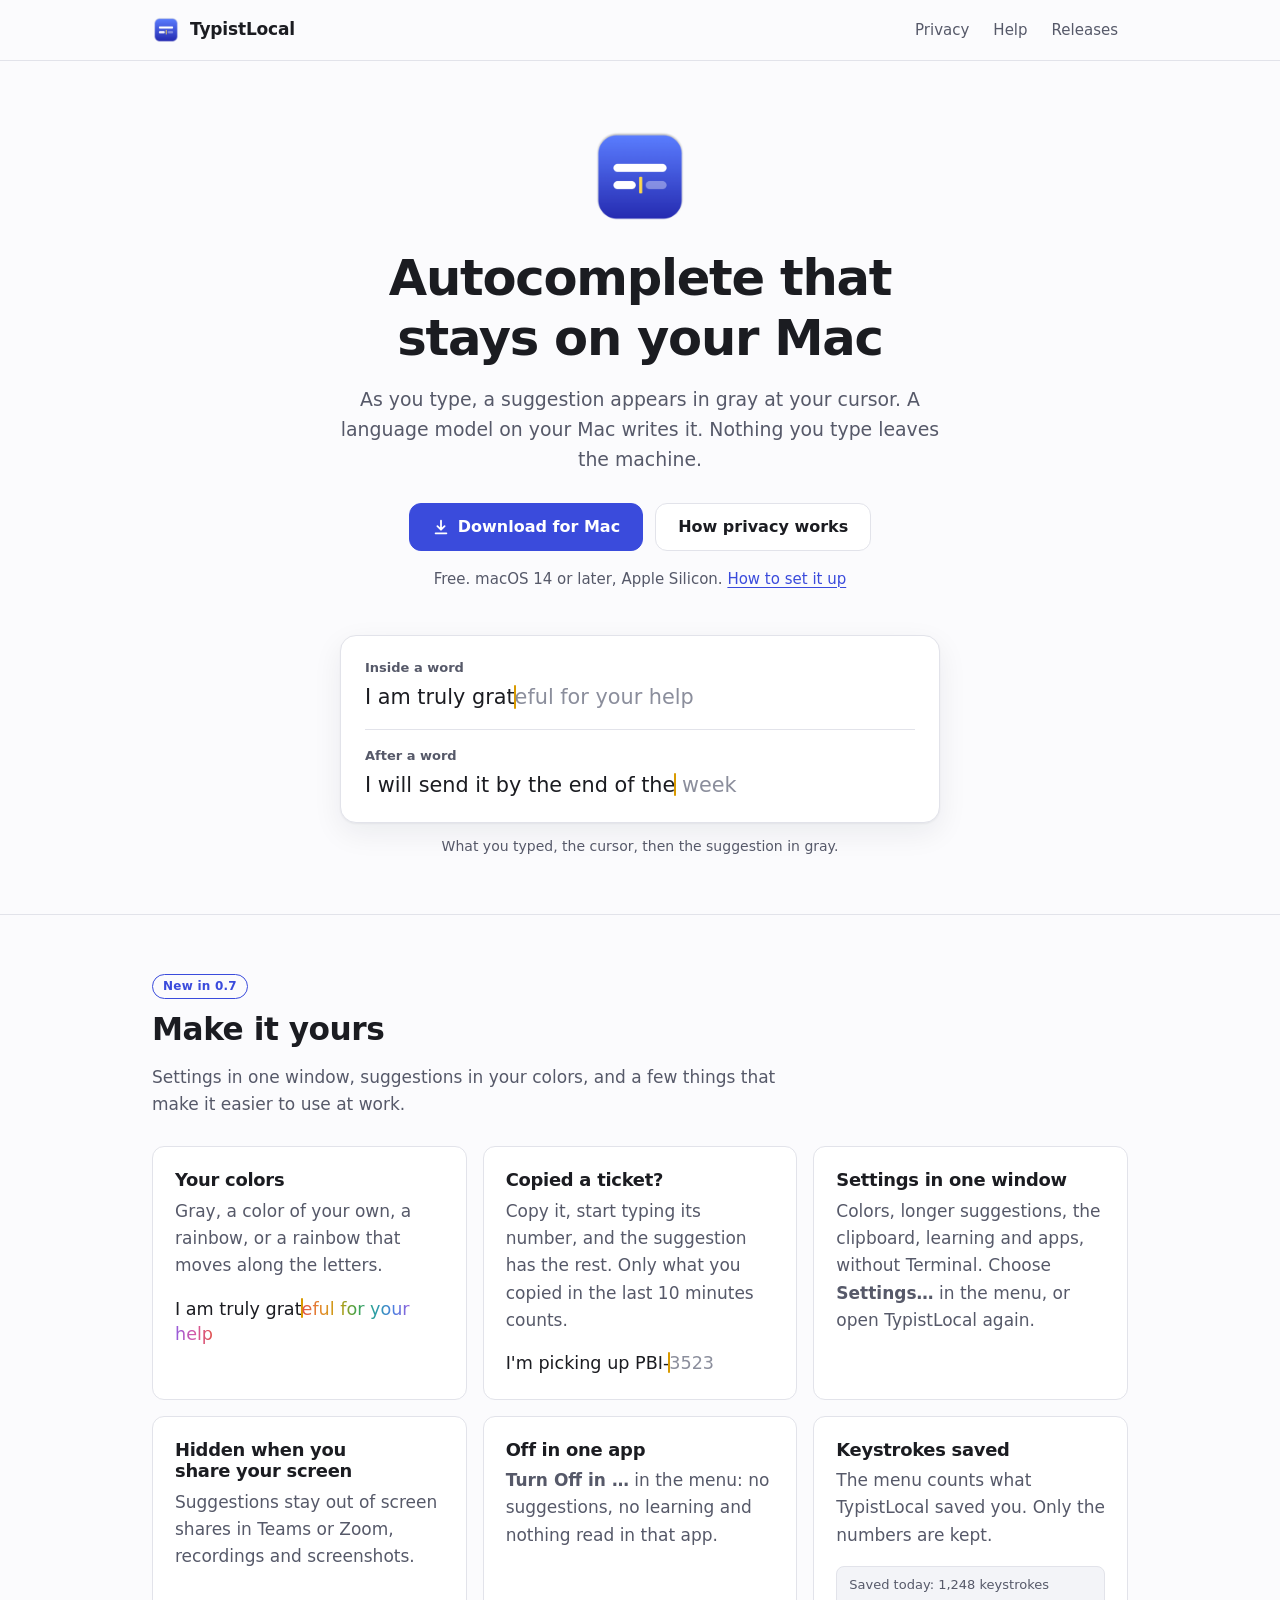
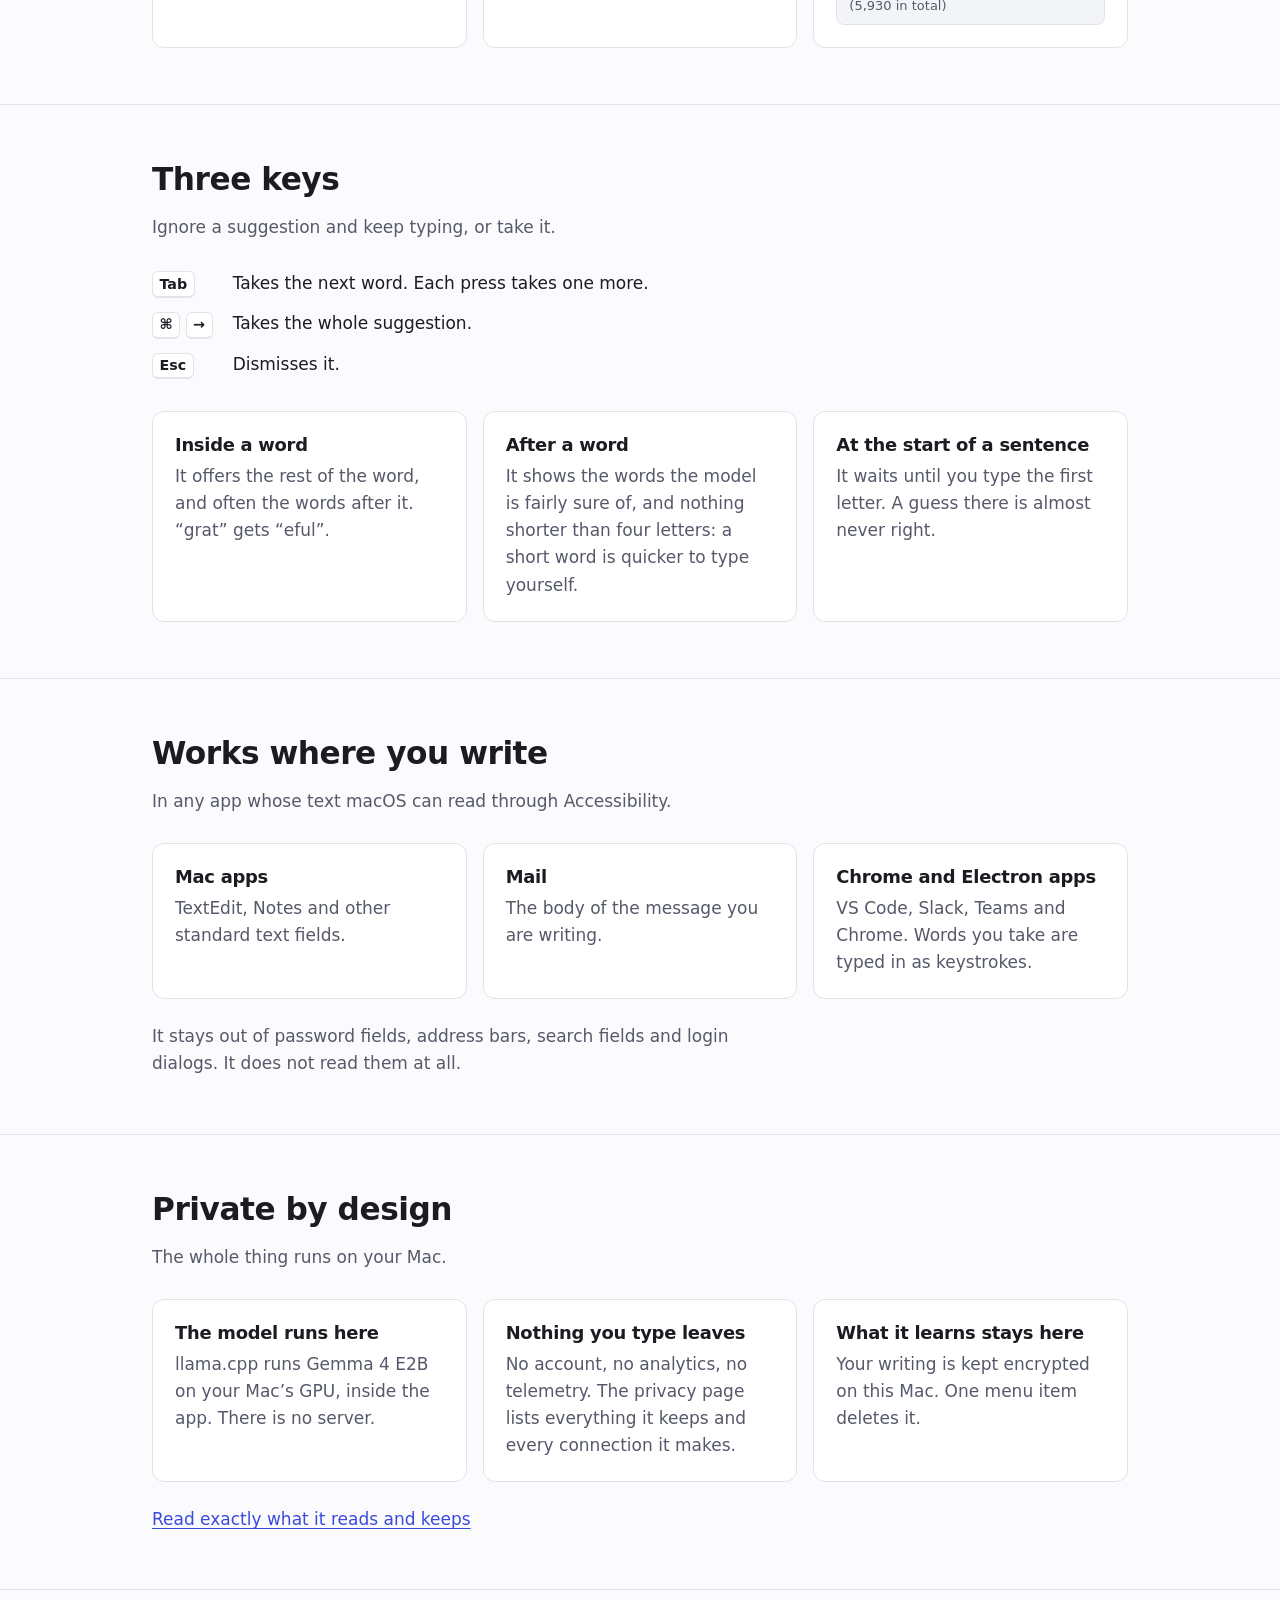
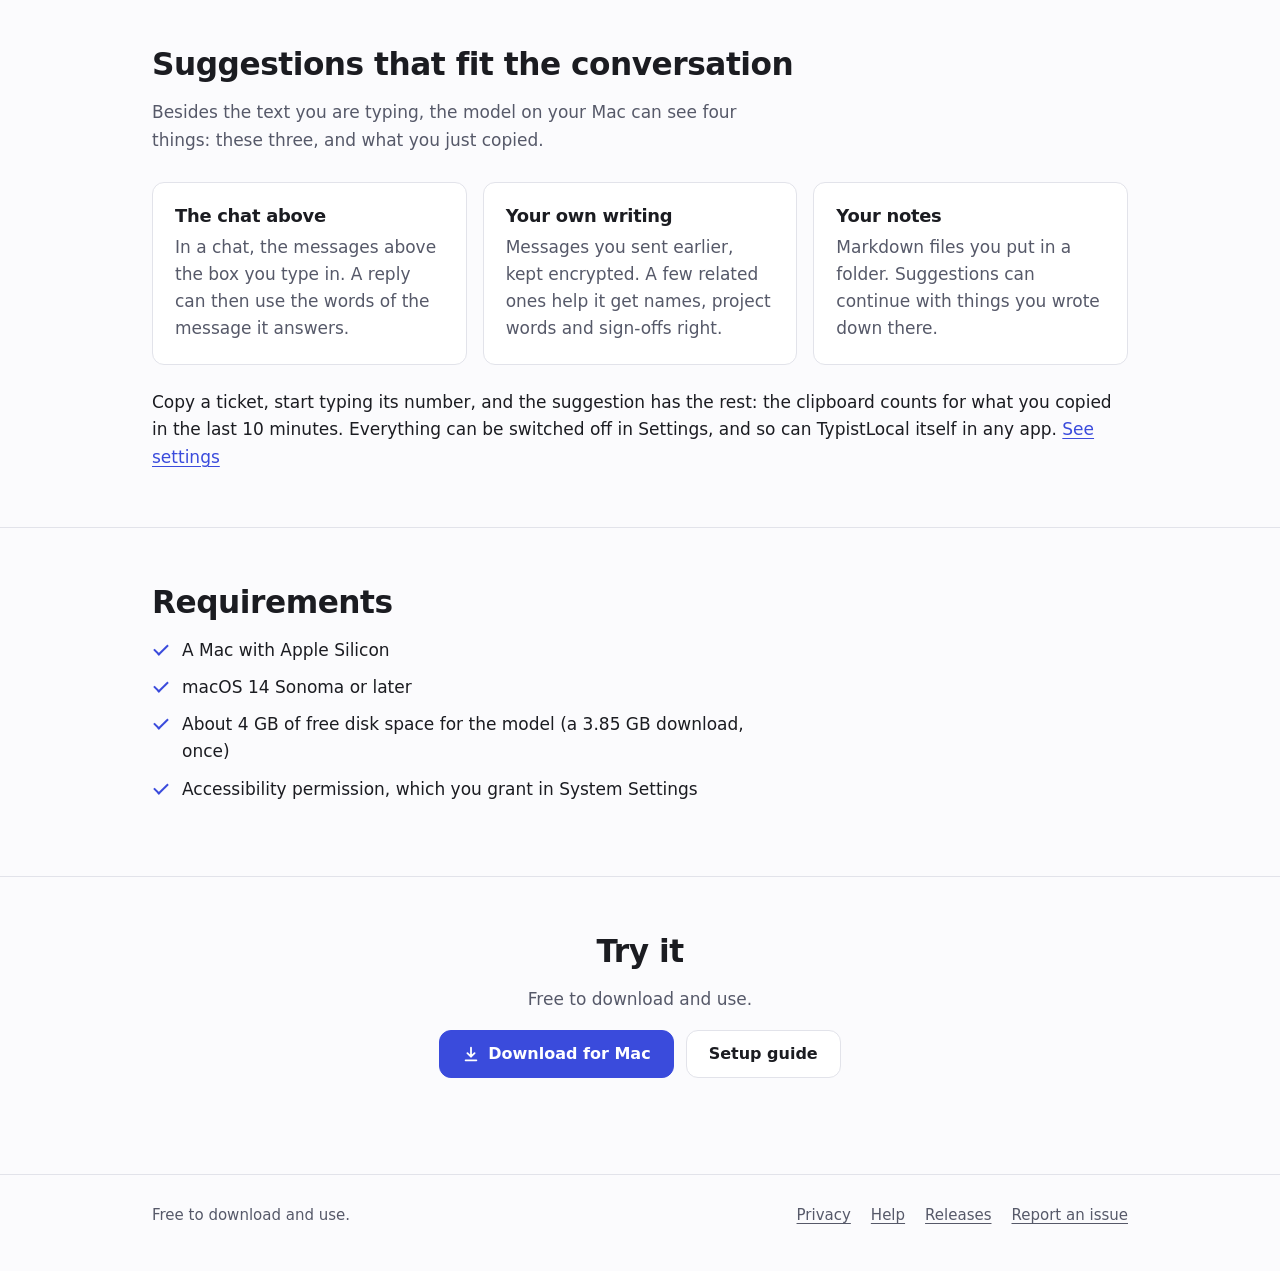
<file: site/index.html>
<!doctype html>
<!--
  GitHub repository: github.com/edouardGT/typistlocal
  Every Download, Releases and Issues link on this site uses it.
  To point all pages at another repository, run: ./set-repo.sh owner/name
-->
<html lang="en">
<head>
<meta charset="utf-8">
<meta name="viewport" content="width=device-width, initial-scale=1">
<meta name="color-scheme" content="light dark">
<title>TypistLocal: autocomplete that stays on your Mac</title>
<meta name="description" content="Gray suggestions at your cursor as you type, in most Mac apps. The language model runs on your Mac, and nothing you type leaves it. Free.">
<link rel="icon" type="image/png" href="icon.png">
<link rel="apple-touch-icon" href="icon.png">
<link rel="stylesheet" href="style.css">
</head>
<body>
<a class="skip" href="#main">Skip to content</a>

<header class="site-header">
  <div class="wrap bar">
    <a class="brand" href="index.html"><img src="icon.png" alt="" width="28" height="28"><span>TypistLocal</span></a>
    <nav aria-label="Main">
      <a href="privacy.html">Privacy</a>
      <a href="help.html">Help</a>
      <a href="https://github.com/edouardGT/typistlocal/releases">Releases</a>
    </nav>
  </div>
</header>

<main id="main">

  <section class="hero">
    <div class="wrap">
      <img class="hero-icon" src="icon.png" alt="" width="104" height="104">
      <h1>Autocomplete that stays on your&nbsp;Mac</h1>
      <p class="lead">As you type, a suggestion appears in gray at your cursor. A language model on your Mac writes it. Nothing you type leaves the machine.</p>
      <div class="actions">
        <a class="button primary" href="https://github.com/edouardGT/typistlocal/releases/latest/download/TypistLocal.dmg">
          <svg viewBox="0 0 20 20" fill="none" stroke="currentColor" stroke-width="2" stroke-linecap="round" stroke-linejoin="round" aria-hidden="true"><path d="M10 3v10m0 0-4-4m4 4 4-4M4 17h12"/></svg>
          Download for Mac
        </a>
        <a class="button" href="privacy.html">How privacy works</a>
      </div>
      <p class="fineprint">Free. macOS 14 or later, Apple Silicon. <a href="help.html#setup">How to set it up</a></p>

      <div class="demo" role="img" aria-label="Two examples. You typed “I am truly grat” and the suggestion “eful for your help” follows the cursor in gray. You typed “I will send it by the end of the” and the suggestion “week” follows in gray.">
        <div class="demo-row">
          <span class="demo-label">Inside a word</span>
          <p class="demo-line">I am truly grat<span class="caret"></span><span class="ghost">eful for your help</span></p>
        </div>
        <div class="demo-row">
          <span class="demo-label">After a word</span>
          <p class="demo-line">I will send it by the end of the<span class="caret"></span><span class="ghost"> week</span></p>
        </div>
      </div>
      <p class="demo-caption">What you typed, the cursor, then the suggestion in gray.</p>
    </div>
  </section>

  <section id="new">
    <div class="wrap">
      <span class="badge">New in 0.7</span>
      <h2>Make it yours</h2>
      <p class="section-intro">Settings in one window, suggestions in your colors, and a few things that make it easier to use at work.</p>
      <div class="grid">
        <div class="card">
          <h3>Your colors</h3>
          <p>Gray, a color of your own, a rainbow, or a rainbow that moves along the letters.</p>
          <p class="demo-line" role="img" aria-label="You typed “I am truly grat” and the suggestion “eful for your help” follows in rainbow colors.">I am truly grat<span class="caret"></span><span class="ghost-rainbow ghost-shimmer">eful for your help</span></p>
        </div>
        <div class="card">
          <h3>Copied a ticket?</h3>
          <p>Copy it, start typing its number, and the suggestion has the rest. Only what you copied in the last 10 minutes counts.</p>
          <p class="demo-line" role="img" aria-label="You typed “I'm picking up PBI-” and the suggestion “3523” follows in gray.">I'm picking up PBI-<span class="caret"></span><span class="ghost">3523</span></p>
        </div>
        <div class="card">
          <h3>Settings in one window</h3>
          <p>Colors, longer suggestions, the clipboard, learning and apps, without Terminal. Choose <strong>Settings…</strong> in the menu, or open TypistLocal again.</p>
        </div>
        <div class="card">
          <h3>Hidden when you share your screen</h3>
          <p>Suggestions stay out of screen shares in Teams or Zoom, recordings and screenshots.</p>
        </div>
        <div class="card">
          <h3>Off in one app</h3>
          <p><strong>Turn Off in …</strong> in the menu: no suggestions, no learning and nothing read in that app.</p>
        </div>
        <div class="card">
          <h3>Keystrokes saved</h3>
          <p>The menu counts what TypistLocal saved you. Only the numbers are kept.</p>
          <p class="menu-sample">Saved today: 1,248 keystrokes (5,930 in total)</p>
        </div>
      </div>
    </div>
  </section>

  <section id="how">
    <div class="wrap">
      <h2>Three keys</h2>
      <p class="section-intro">Ignore a suggestion and keep typing, or take it.</p>
      <dl class="keys">
        <dt><kbd>Tab</kbd></dt>
        <dd>Takes the next word. Each press takes one more.</dd>
        <dt><kbd>⌘</kbd> <kbd>→</kbd></dt>
        <dd>Takes the whole suggestion.</dd>
        <dt><kbd>Esc</kbd></dt>
        <dd>Dismisses it.</dd>
      </dl>

      <div class="grid">
        <div class="card">
          <h3>Inside a word</h3>
          <p>It offers the rest of the word, and often the words after it. “grat” gets “eful”.</p>
        </div>
        <div class="card">
          <h3>After a word</h3>
          <p>It shows the words the model is fairly sure of, and nothing shorter than four letters: a short word is quicker to type yourself.</p>
        </div>
        <div class="card">
          <h3>At the start of a sentence</h3>
          <p>It waits until you type the first letter. A guess there is almost never right.</p>
        </div>
      </div>
    </div>
  </section>

  <section id="where">
    <div class="wrap">
      <h2>Works where you write</h2>
      <p class="section-intro">In any app whose text macOS can read through Accessibility.</p>
      <div class="grid">
        <div class="card">
          <h3>Mac apps</h3>
          <p>TextEdit, Notes and other standard text fields.</p>
        </div>
        <div class="card">
          <h3>Mail</h3>
          <p>The body of the message you are writing.</p>
        </div>
        <div class="card">
          <h3>Chrome and Electron apps</h3>
          <p>VS Code, Slack, Teams and Chrome. Words you take are typed in as keystrokes.</p>
        </div>
      </div>
      <p class="section-intro after-grid">It stays out of password fields, address bars, search fields and login dialogs. It does not read them at all.</p>
    </div>
  </section>

  <section id="private">
    <div class="wrap">
      <h2>Private by design</h2>
      <p class="section-intro">The whole thing runs on your Mac.</p>
      <div class="grid">
        <div class="card">
          <h3>The model runs here</h3>
          <p>llama.cpp runs Gemma 4 E2B on your Mac’s GPU, inside the app. There is no server.</p>
        </div>
        <div class="card">
          <h3>Nothing you type leaves</h3>
          <p>No account, no analytics, no telemetry. The privacy page lists everything it keeps and every connection it makes.</p>
        </div>
        <div class="card">
          <h3>What it learns stays here</h3>
          <p>Your writing is kept encrypted on this Mac. One menu item deletes it.</p>
        </div>
      </div>
      <p class="after-grid"><a href="privacy.html">Read exactly what it reads and keeps</a></p>
    </div>
  </section>

  <section id="context">
    <div class="wrap">
      <h2>Suggestions that fit the conversation</h2>
      <p class="section-intro">Besides the text you are typing, the model on your Mac can see four things: these three, and what you just copied.</p>
      <div class="grid">
        <div class="card">
          <h3>The chat above</h3>
          <p>In a chat, the messages above the box you type in. A reply can then use the words of the message it answers.</p>
        </div>
        <div class="card">
          <h3>Your own writing</h3>
          <p>Messages you sent earlier, kept encrypted. A few related ones help it get names, project words and sign-offs right.</p>
        </div>
        <div class="card">
          <h3>Your notes</h3>
          <p>Markdown files you put in a folder. Suggestions can continue with things you wrote down there.</p>
        </div>
      </div>
      <p class="after-grid">Copy a ticket, start typing its number, and the suggestion has the rest: the clipboard counts for what you copied in the last 10 minutes. Everything can be switched off in Settings, and so can TypistLocal itself in any app. <a href="help.html#settings">See settings</a></p>
    </div>
  </section>

  <section id="requirements">
    <div class="wrap">
      <h2>Requirements</h2>
      <ul class="checks">
        <li>A Mac with Apple Silicon</li>
        <li>macOS 14 Sonoma or later</li>
        <li>About 4 GB of free disk space for the model (a 3.85 GB download, once)</li>
        <li>Accessibility permission, which you grant in System Settings</li>
      </ul>
    </div>
  </section>

  <section class="cta">
    <div class="wrap">
      <h2>Try it</h2>
      <p>Free to download and use.</p>
      <div class="actions">
        <a class="button primary" href="https://github.com/edouardGT/typistlocal/releases/latest/download/TypistLocal.dmg">
          <svg viewBox="0 0 20 20" fill="none" stroke="currentColor" stroke-width="2" stroke-linecap="round" stroke-linejoin="round" aria-hidden="true"><path d="M10 3v10m0 0-4-4m4 4 4-4M4 17h12"/></svg>
          Download for Mac
        </a>
        <a class="button" href="help.html#setup">Setup guide</a>
      </div>
    </div>
  </section>

</main>

<footer class="site-footer">
  <div class="wrap">
    <p>Free to download and use.</p>
    <nav aria-label="Footer">
      <a href="privacy.html">Privacy</a>
      <a href="help.html">Help</a>
      <a href="https://github.com/edouardGT/typistlocal/releases">Releases</a>
      <a href="https://github.com/edouardGT/typistlocal/issues">Report an issue</a>
    </nav>
  </div>
</footer>
</body>
</html>
</file>
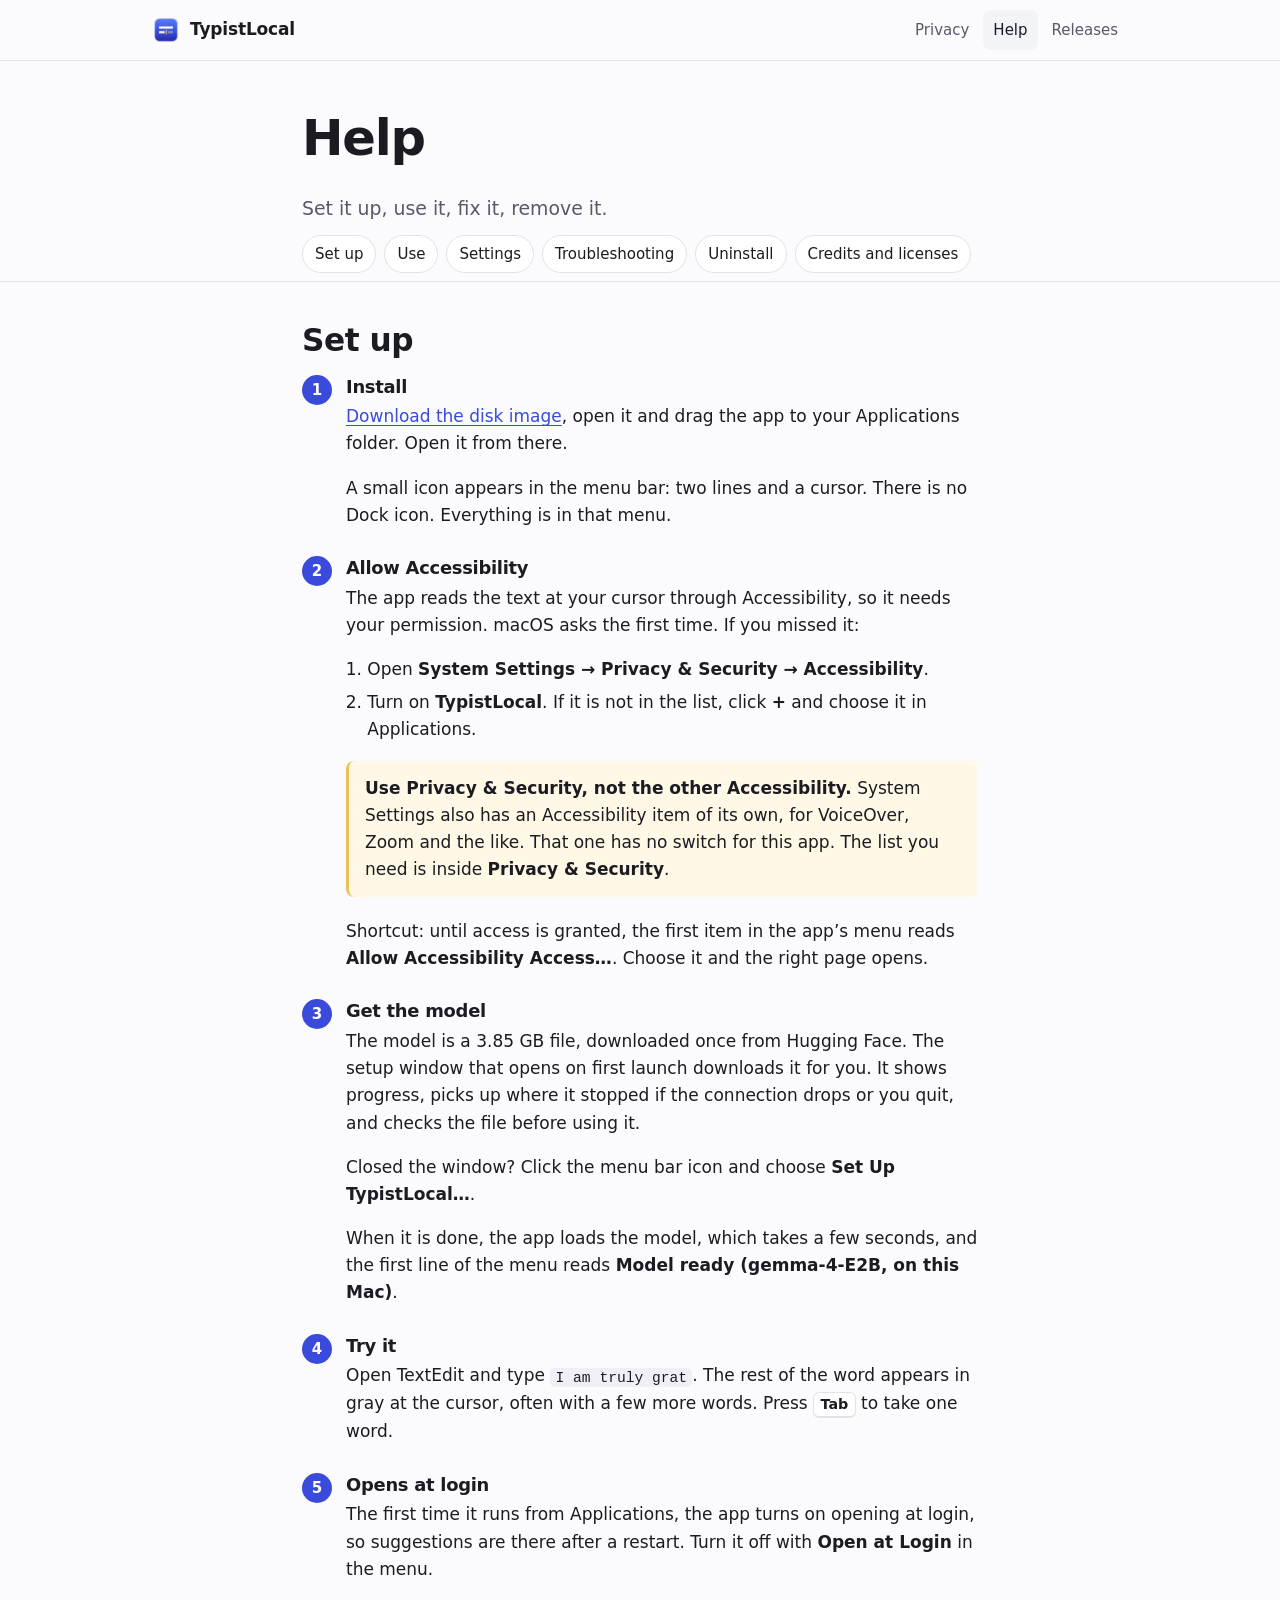
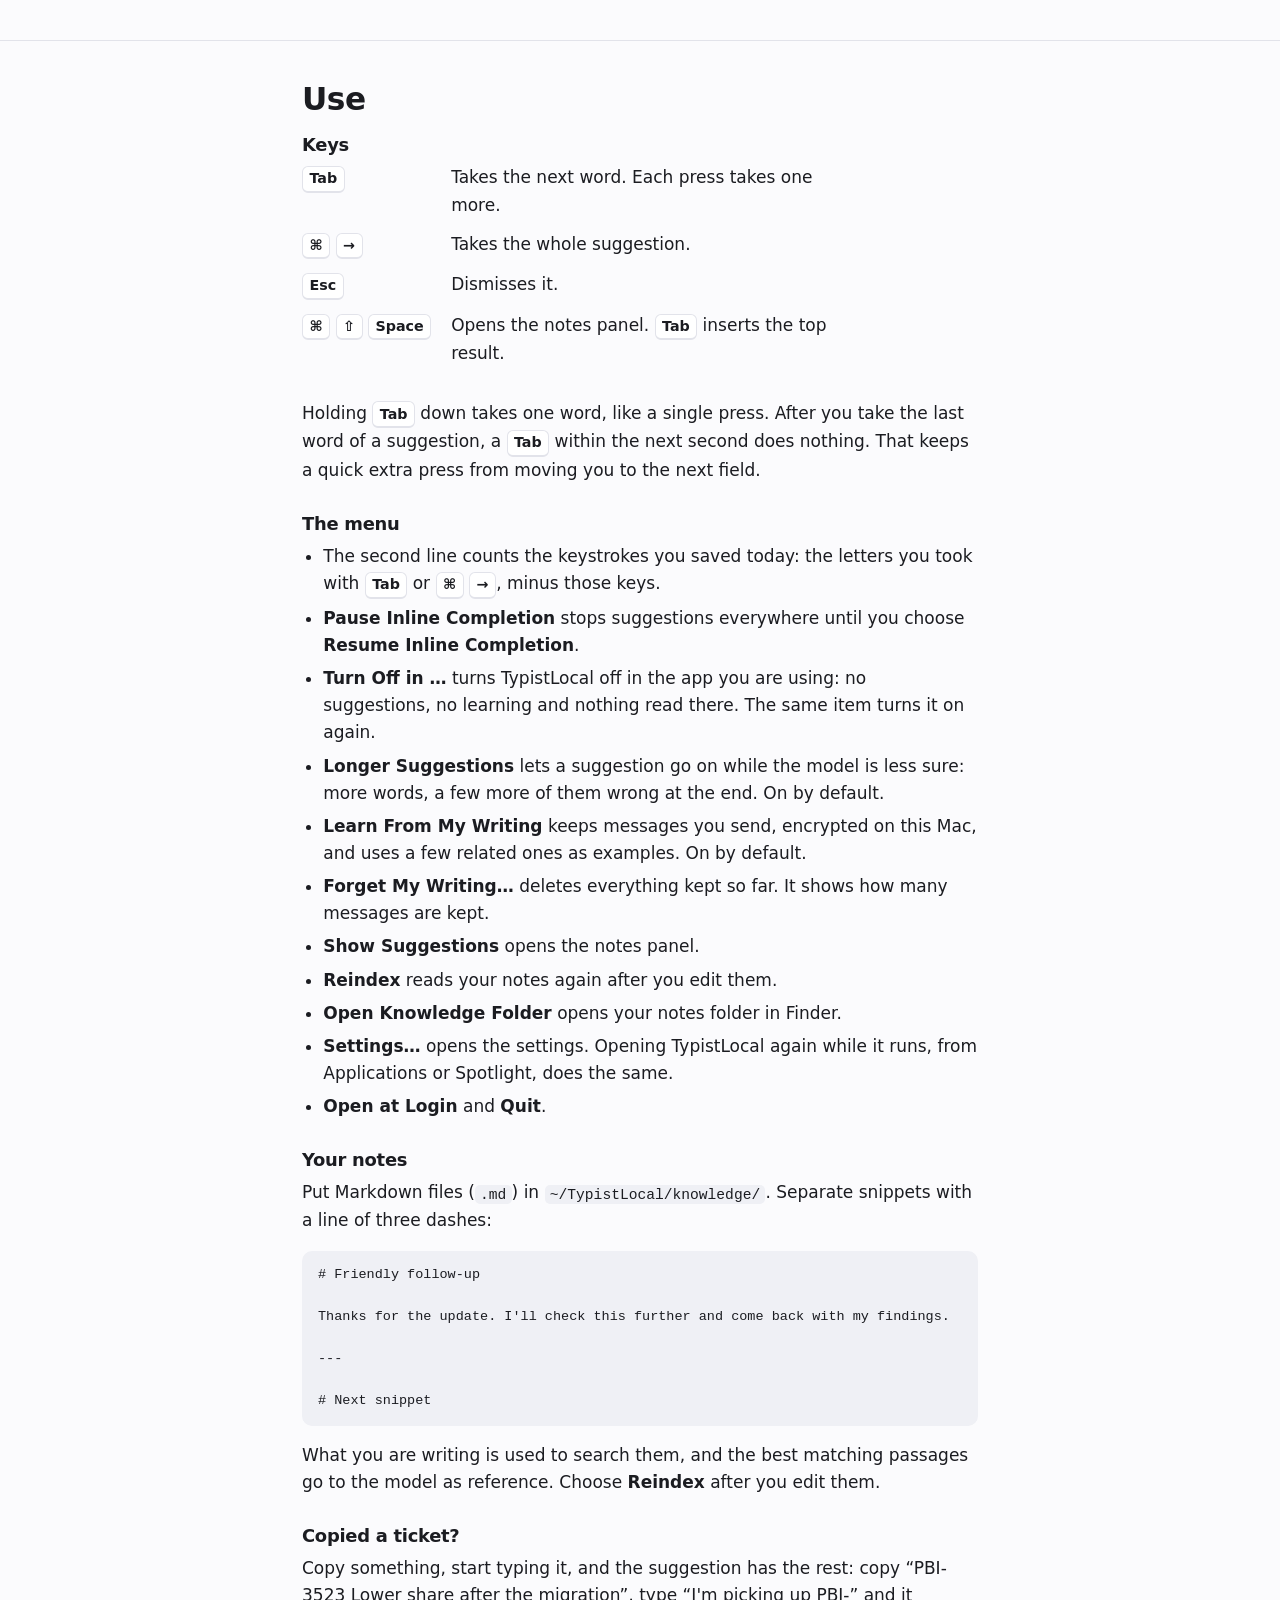
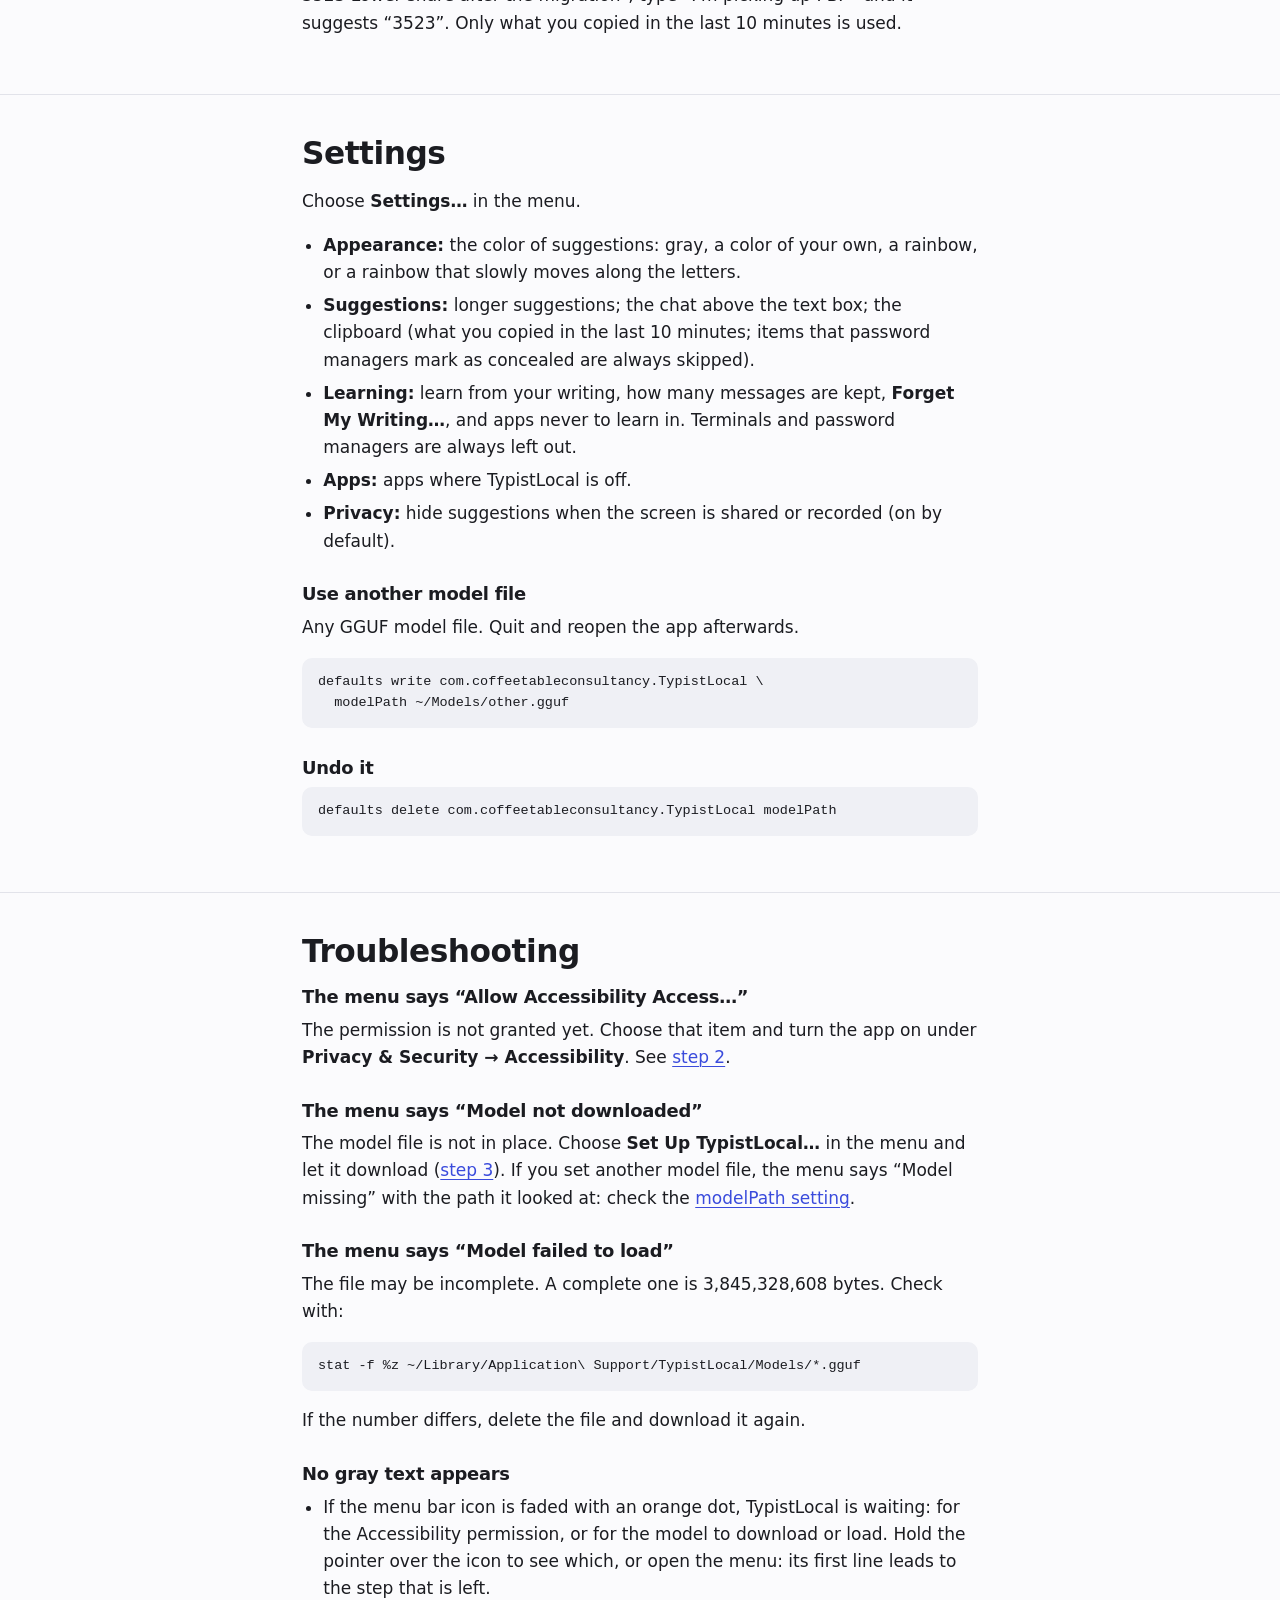
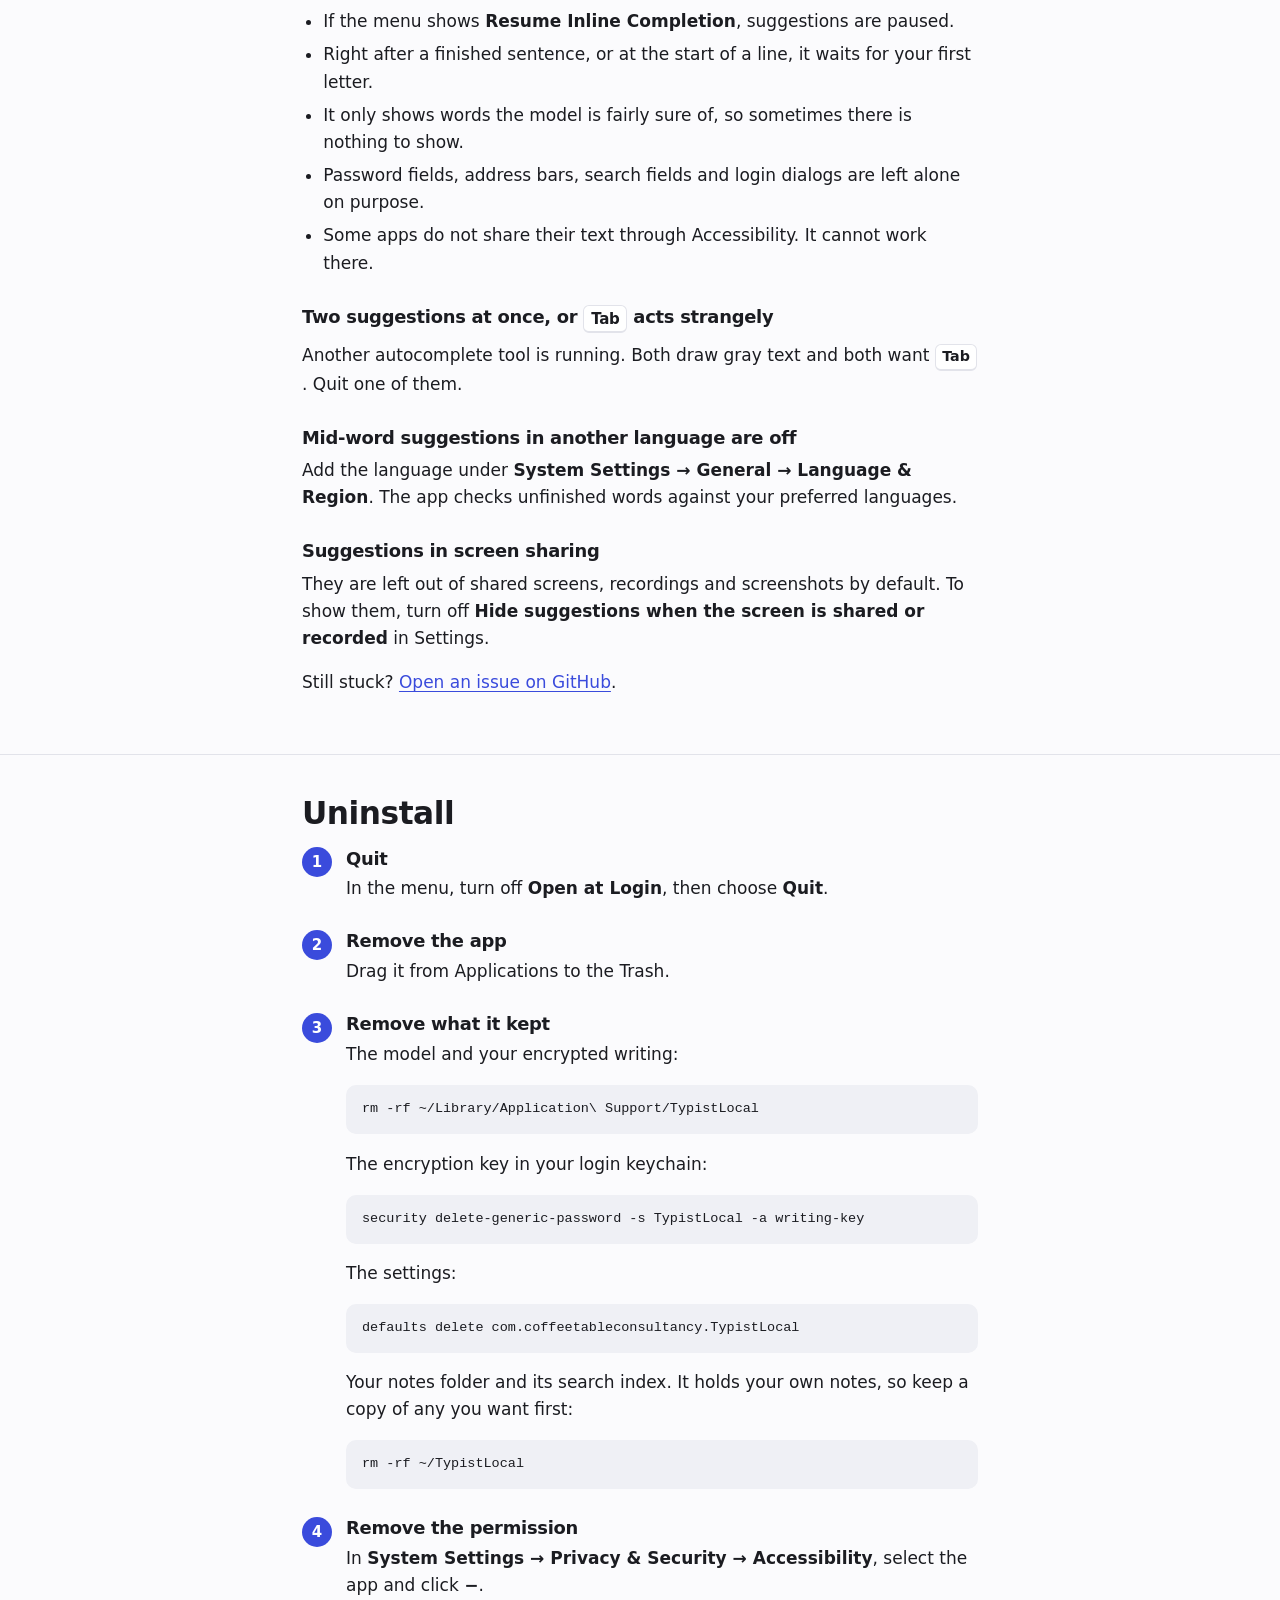
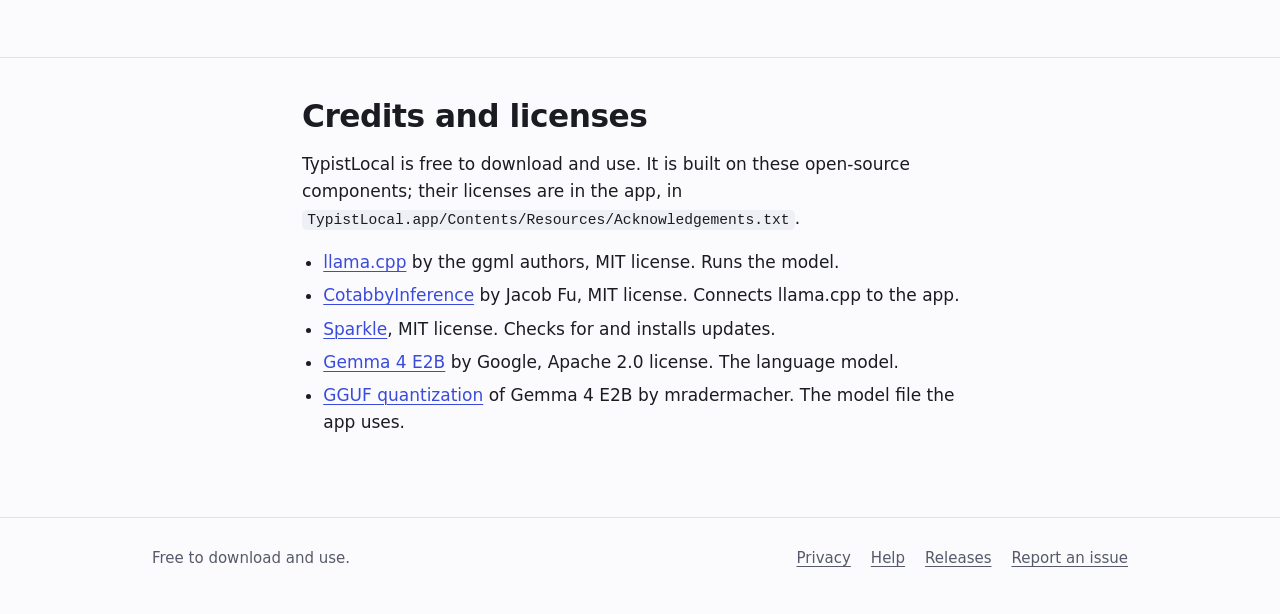
<file: site/help.html>
<!doctype html>
<!--
  GitHub repository: github.com/edouardGT/typistlocal
  Every Download, Releases and Issues link on this site uses it.
  To point all pages at another repository, run: ./set-repo.sh owner/name
-->
<html lang="en">
<head>
<meta charset="utf-8">
<meta name="viewport" content="width=device-width, initial-scale=1">
<meta name="color-scheme" content="light dark">
<title>Help · TypistLocal</title>
<meta name="description" content="Set up, use, troubleshoot and uninstall the app. Credits and licenses.">
<link rel="icon" type="image/png" href="icon.png">
<link rel="apple-touch-icon" href="icon.png">
<link rel="stylesheet" href="style.css">
</head>
<body>
<a class="skip" href="#main">Skip to content</a>

<header class="site-header">
  <div class="wrap bar">
    <a class="brand" href="index.html"><img src="icon.png" alt="" width="28" height="28"><span>TypistLocal</span></a>
    <nav aria-label="Main">
      <a href="privacy.html">Privacy</a>
      <a href="help.html" aria-current="page">Help</a>
      <a href="https://github.com/edouardGT/typistlocal/releases">Releases</a>
    </nav>
  </div>
</header>

<main id="main" class="doc">

  <div class="page-head">
    <div class="wrap prose">
      <h1>Help</h1>
      <p class="lead">Set it up, use it, fix it, remove it.</p>
      <ul class="toc" aria-label="On this page">
        <li><a href="#setup">Set up</a></li>
        <li><a href="#use">Use</a></li>
        <li><a href="#settings">Settings</a></li>
        <li><a href="#troubleshooting">Troubleshooting</a></li>
        <li><a href="#uninstall">Uninstall</a></li>
        <li><a href="#credits">Credits and licenses</a></li>
      </ul>
    </div>
  </div>

  <section id="setup">
    <div class="wrap prose">
      <h2>Set up</h2>
      <ol class="steps">
        <li>
          <h3>Install</h3>
          <p><a href="https://github.com/edouardGT/typistlocal/releases/latest/download/TypistLocal.dmg">Download the disk image</a>, open it and drag the app to your Applications folder. Open it from there.</p>
          <p>A small icon appears in the menu bar: two lines and a cursor. There is no Dock icon. Everything is in that menu.</p>
        </li>
        <li>
          <h3>Allow Accessibility</h3>
          <p>The app reads the text at your cursor through Accessibility, so it needs your permission. macOS asks the first time. If you missed it:</p>
          <ol>
            <li>Open <strong>System Settings → Privacy &amp; Security → Accessibility</strong>.</li>
            <li>Turn on <strong>TypistLocal</strong>. If it is not in the list, click <strong>+</strong> and choose it in Applications.</li>
          </ol>
          <div class="note">
            <p><strong>Use Privacy &amp; Security, not the other Accessibility.</strong> System Settings also has an Accessibility item of its own, for VoiceOver, Zoom and the like. That one has no switch for this app. The list you need is inside <strong>Privacy &amp; Security</strong>.</p>
          </div>
          <p>Shortcut: until access is granted, the first item in the app’s menu reads <strong>Allow Accessibility Access…</strong>. Choose it and the right page opens.</p>
        </li>
        <li>
          <h3>Get the model</h3>
          <p>The model is a 3.85 GB file, downloaded once from Hugging Face. The setup window that opens on first launch downloads it for you. It shows progress, picks up where it stopped if the connection drops or you quit, and checks the file before using it.</p>
          <p>Closed the window? Click the menu bar icon and choose <strong>Set Up TypistLocal…</strong>.</p>
          <p>When it is done, the app loads the model, which takes a few seconds, and the first line of the menu reads <strong>Model ready (gemma-4-E2B, on this Mac)</strong>.</p>
        </li>
        <li>
          <h3>Try it</h3>
          <p>Open TextEdit and type <code>I am truly grat</code>. The rest of the word appears in gray at the cursor, often with a few more words. Press <kbd>Tab</kbd> to take one word.</p>
        </li>
        <li>
          <h3>Opens at login</h3>
          <p>The first time it runs from Applications, the app turns on opening at login, so suggestions are there after a restart. Turn it off with <strong>Open at Login</strong> in the menu.</p>
        </li>
      </ol>
    </div>
  </section>

  <section id="use">
    <div class="wrap prose">
      <h2>Use</h2>
      <h3>Keys</h3>
      <dl class="keys">
        <dt><kbd>Tab</kbd></dt>
        <dd>Takes the next word. Each press takes one more.</dd>
        <dt><kbd>⌘</kbd> <kbd>→</kbd></dt>
        <dd>Takes the whole suggestion.</dd>
        <dt><kbd>Esc</kbd></dt>
        <dd>Dismisses it.</dd>
        <dt><kbd>⌘</kbd> <kbd>⇧</kbd> <kbd>Space</kbd></dt>
        <dd>Opens the notes panel. <kbd>Tab</kbd> inserts the top result.</dd>
      </dl>
      <p>Holding <kbd>Tab</kbd> down takes one word, like a single press. After you take the last word of a suggestion, a <kbd>Tab</kbd> within the next second does nothing. That keeps a quick extra press from moving you to the next field.</p>

      <h3>The menu</h3>
      <ul>
        <li>The second line counts the keystrokes you saved today: the letters you took with <kbd>Tab</kbd> or <kbd>⌘</kbd> <kbd>→</kbd>, minus those keys.</li>
        <li><strong>Pause Inline Completion</strong> stops suggestions everywhere until you choose <strong>Resume Inline Completion</strong>.</li>
        <li><strong>Turn Off in …</strong> turns TypistLocal off in the app you are using: no suggestions, no learning and nothing read there. The same item turns it on again.</li>
        <li><strong>Longer Suggestions</strong> lets a suggestion go on while the model is less sure: more words, a few more of them wrong at the end. On by default.</li>
        <li><strong>Learn From My Writing</strong> keeps messages you send, encrypted on this Mac, and uses a few related ones as examples. On by default.</li>
        <li><strong>Forget My Writing…</strong> deletes everything kept so far. It shows how many messages are kept.</li>
        <li><strong>Show Suggestions</strong> opens the notes panel.</li>
        <li><strong>Reindex</strong> reads your notes again after you edit them.</li>
        <li><strong>Open Knowledge Folder</strong> opens your notes folder in Finder.</li>
        <li><strong>Settings…</strong> opens the settings. Opening TypistLocal again while it runs, from Applications or Spotlight, does the same.</li>
        <li><strong>Open at Login</strong> and <strong>Quit</strong>.</li>
      </ul>

      <h3>Your notes</h3>
      <p>Put Markdown files (<code>.md</code>) in <code>~/TypistLocal/knowledge/</code>. Separate snippets with a line of three dashes:</p>
<pre><code># Friendly follow-up

Thanks for the update. I'll check this further and come back with my findings.

---

# Next snippet</code></pre>
      <p>What you are writing is used to search them, and the best matching passages go to the model as reference. Choose <strong>Reindex</strong> after you edit them.</p>

      <h3>Copied a ticket?</h3>
      <p>Copy something, start typing it, and the suggestion has the rest: copy “PBI-3523 Lower share after the migration”, type “I'm picking up PBI-” and it suggests “3523”. Only what you copied in the last 10 minutes is used.</p>
    </div>
  </section>

  <section id="settings">
    <div class="wrap prose">
      <h2>Settings</h2>
      <p>Choose <strong>Settings…</strong> in the menu.</p>
      <ul>
        <li><strong>Appearance:</strong> the color of suggestions: gray, a color of your own, a rainbow, or a rainbow that slowly moves along the letters.</li>
        <li><strong>Suggestions:</strong> longer suggestions; the chat above the text box; the clipboard (what you copied in the last 10 minutes; items that password managers mark as concealed are always skipped).</li>
        <li><strong>Learning:</strong> learn from your writing, how many messages are kept, <strong>Forget My Writing…</strong>, and apps never to learn in. Terminals and password managers are always left out.</li>
        <li><strong>Apps:</strong> apps where TypistLocal is off.</li>
        <li><strong>Privacy:</strong> hide suggestions when the screen is shared or recorded (on by default).</li>
      </ul>

      <h3>Use another model file</h3>
      <p>Any GGUF model file. Quit and reopen the app afterwards.</p>
<pre><code>defaults write com.coffeetableconsultancy.TypistLocal \
  modelPath ~/Models/other.gguf</code></pre>

      <h3>Undo it</h3>
<pre><code>defaults delete com.coffeetableconsultancy.TypistLocal modelPath</code></pre>
    </div>
  </section>

  <section id="troubleshooting">
    <div class="wrap prose">
      <h2>Troubleshooting</h2>

      <h3>The menu says “Allow Accessibility Access…”</h3>
      <p>The permission is not granted yet. Choose that item and turn the app on under <strong>Privacy &amp; Security → Accessibility</strong>. See <a href="#setup">step 2</a>.</p>

      <h3>The menu says “Model not downloaded”</h3>
      <p>The model file is not in place. Choose <strong>Set Up TypistLocal…</strong> in the menu and let it download (<a href="#setup">step 3</a>). If you set another model file, the menu says “Model missing” with the path it looked at: check the <a href="#settings">modelPath setting</a>.</p>

      <h3>The menu says “Model failed to load”</h3>
      <p>The file may be incomplete. A complete one is 3,845,328,608 bytes. Check with:</p>
<pre><code>stat -f %z ~/Library/Application\ Support/TypistLocal/Models/*.gguf</code></pre>
      <p>If the number differs, delete the file and download it again.</p>

      <h3>No gray text appears</h3>
      <ul>
        <li>If the menu bar icon is faded with an orange dot, TypistLocal is waiting: for the Accessibility permission, or for the model to download or load. Hold the pointer over the icon to see which, or open the menu: its first line leads to the step that is left.</li>
        <li>If the menu shows <strong>Resume Inline Completion</strong>, suggestions are paused.</li>
        <li>Right after a finished sentence, or at the start of a line, it waits for your first letter.</li>
        <li>It only shows words the model is fairly sure of, so sometimes there is nothing to show.</li>
        <li>Password fields, address bars, search fields and login dialogs are left alone on purpose.</li>
        <li>Some apps do not share their text through Accessibility. It cannot work there.</li>
      </ul>

      <h3>Two suggestions at once, or <kbd>Tab</kbd> acts strangely</h3>
      <p>Another autocomplete tool is running. Both draw gray text and both want <kbd>Tab</kbd>. Quit one of them.</p>

      <h3>Mid-word suggestions in another language are off</h3>
      <p>Add the language under <strong>System Settings → General → Language &amp; Region</strong>. The app checks unfinished words against your preferred languages.</p>

      <h3>Suggestions in screen sharing</h3>
      <p>They are left out of shared screens, recordings and screenshots by default. To show them, turn off <strong>Hide suggestions when the screen is shared or recorded</strong> in Settings.</p>

      <p>Still stuck? <a href="https://github.com/edouardGT/typistlocal/issues">Open an issue on GitHub</a>.</p>
    </div>
  </section>

  <section id="uninstall">
    <div class="wrap prose">
      <h2>Uninstall</h2>
      <ol class="steps">
        <li>
          <h3>Quit</h3>
          <p>In the menu, turn off <strong>Open at Login</strong>, then choose <strong>Quit</strong>.</p>
        </li>
        <li>
          <h3>Remove the app</h3>
          <p>Drag it from Applications to the Trash.</p>
        </li>
        <li>
          <h3>Remove what it kept</h3>
          <p>The model and your encrypted writing:</p>
<pre><code>rm -rf ~/Library/Application\ Support/TypistLocal</code></pre>
          <p>The encryption key in your login keychain:</p>
<pre><code>security delete-generic-password -s TypistLocal -a writing-key</code></pre>
          <p>The settings:</p>
<pre><code>defaults delete com.coffeetableconsultancy.TypistLocal</code></pre>
          <p>Your notes folder and its search index. It holds your own notes, so keep a copy of any you want first:</p>
<pre><code>rm -rf ~/TypistLocal</code></pre>
        </li>
        <li>
          <h3>Remove the permission</h3>
          <p>In <strong>System Settings → Privacy &amp; Security → Accessibility</strong>, select the app and click <strong>−</strong>.</p>
        </li>
      </ol>
    </div>
  </section>

  <section id="credits">
    <div class="wrap prose">
      <h2>Credits and licenses</h2>
      <p>TypistLocal is free to download and use. It is built on these open-source components; their licenses are in the app, in <code>TypistLocal.app/Contents/Resources/Acknowledgements.txt</code>.</p>
      <ul>
        <li><a href="https://github.com/ggml-org/llama.cpp">llama.cpp</a> by the ggml authors, MIT license. Runs the model.</li>
        <li><a href="https://github.com/FuJacob/cotabbyinference">CotabbyInference</a> by Jacob Fu, MIT license. Connects llama.cpp to the app.</li>
        <li><a href="https://sparkle-project.org">Sparkle</a>, MIT license. Checks for and installs updates.</li>
        <li><a href="https://ai.google.dev/gemma">Gemma 4 E2B</a> by Google, Apache 2.0 license. The language model.</li>
        <li><a href="https://huggingface.co/mradermacher/gemma-4-E2B-i1-GGUF">GGUF quantization</a> of Gemma 4 E2B by mradermacher. The model file the app uses.</li>
      </ul>
    </div>
  </section>

</main>

<footer class="site-footer">
  <div class="wrap">
    <p>Free to download and use.</p>
    <nav aria-label="Footer">
      <a href="privacy.html">Privacy</a>
      <a href="help.html">Help</a>
      <a href="https://github.com/edouardGT/typistlocal/releases">Releases</a>
      <a href="https://github.com/edouardGT/typistlocal/issues">Report an issue</a>
    </nav>
  </div>
</footer>
</body>
</html>
</file>
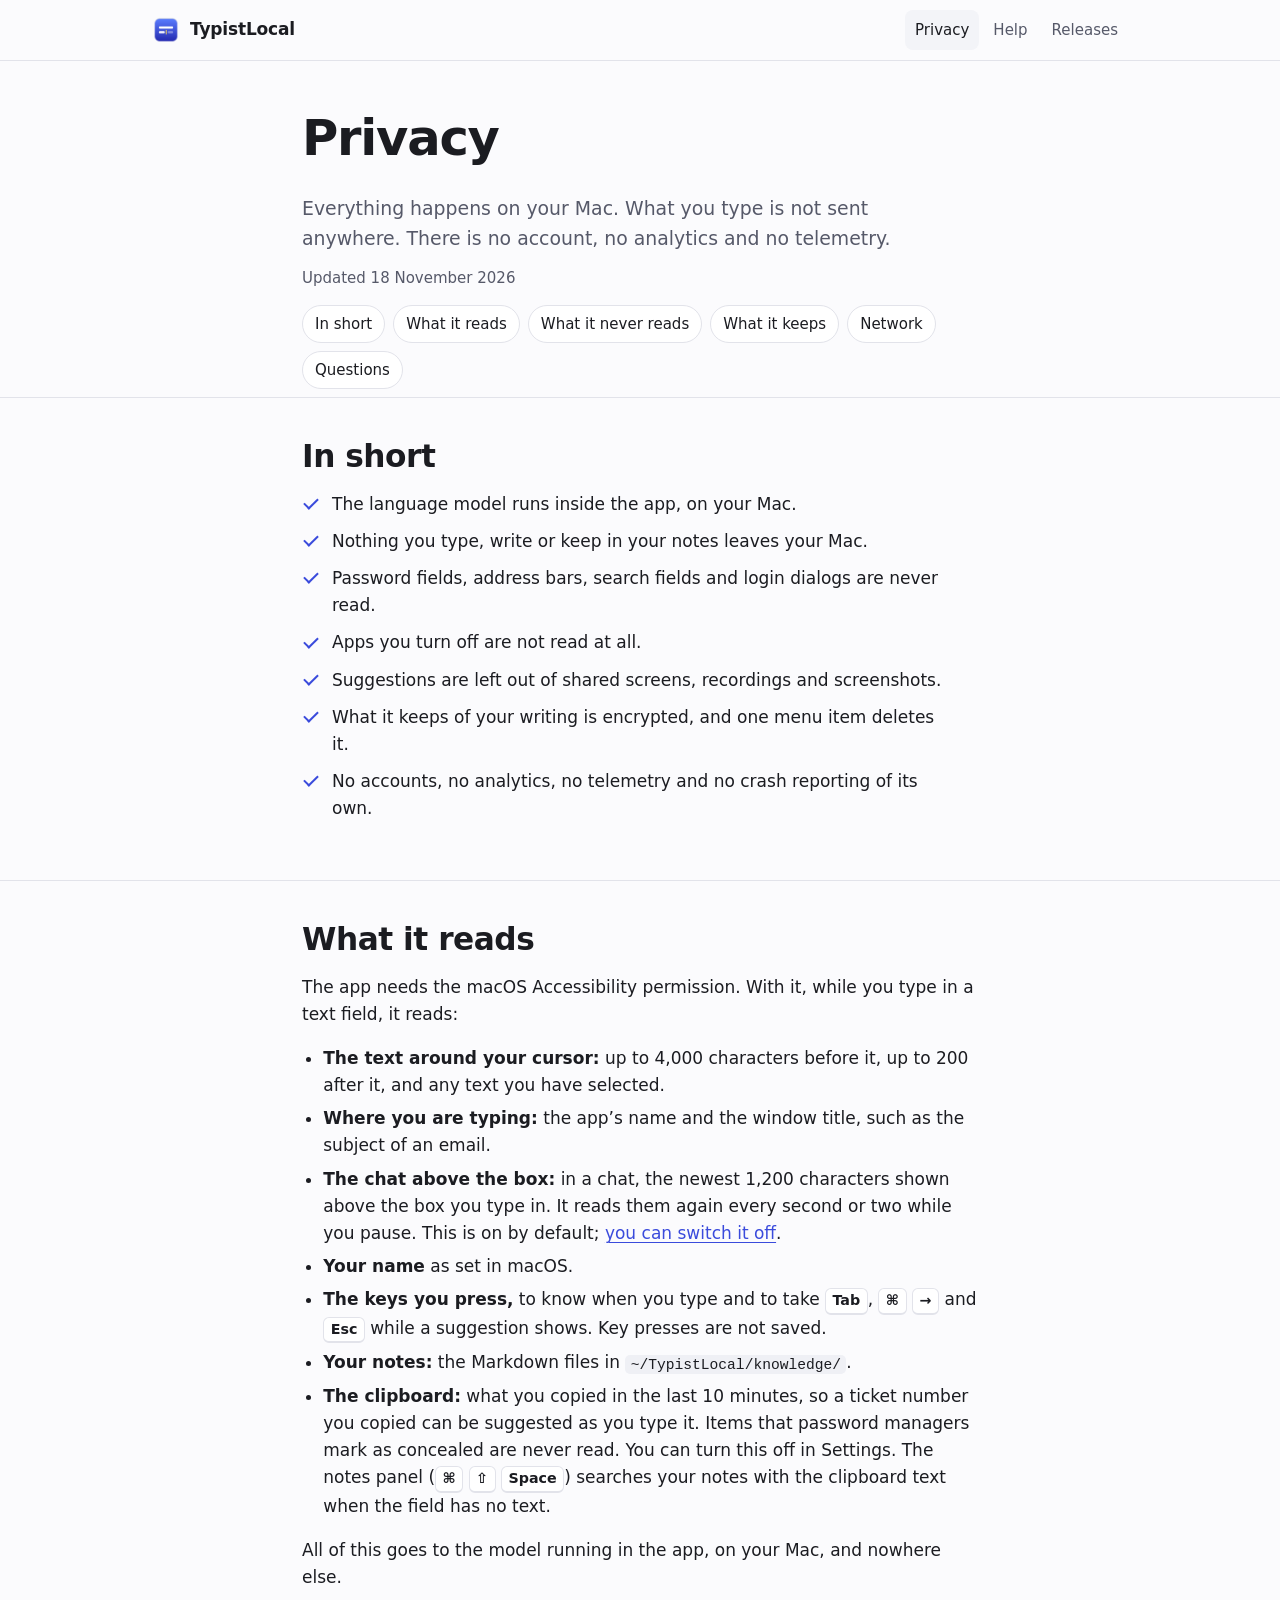
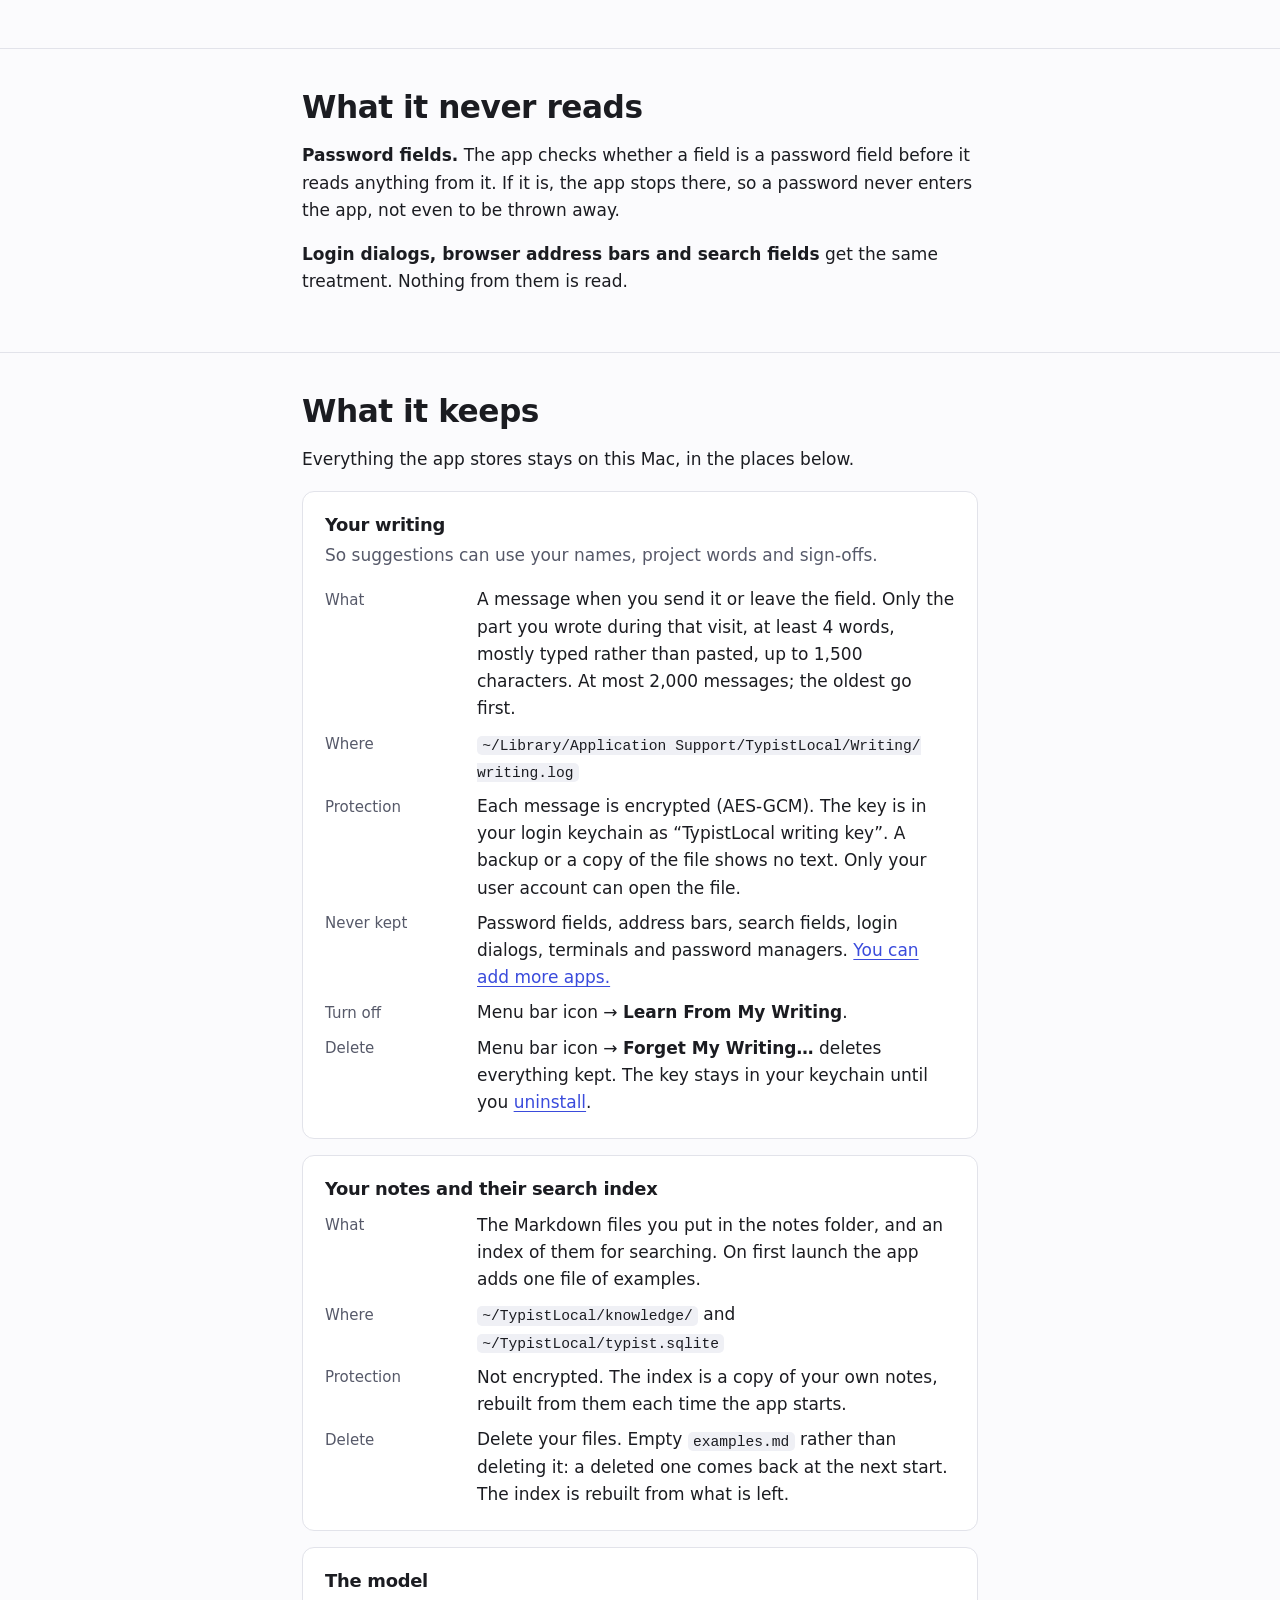
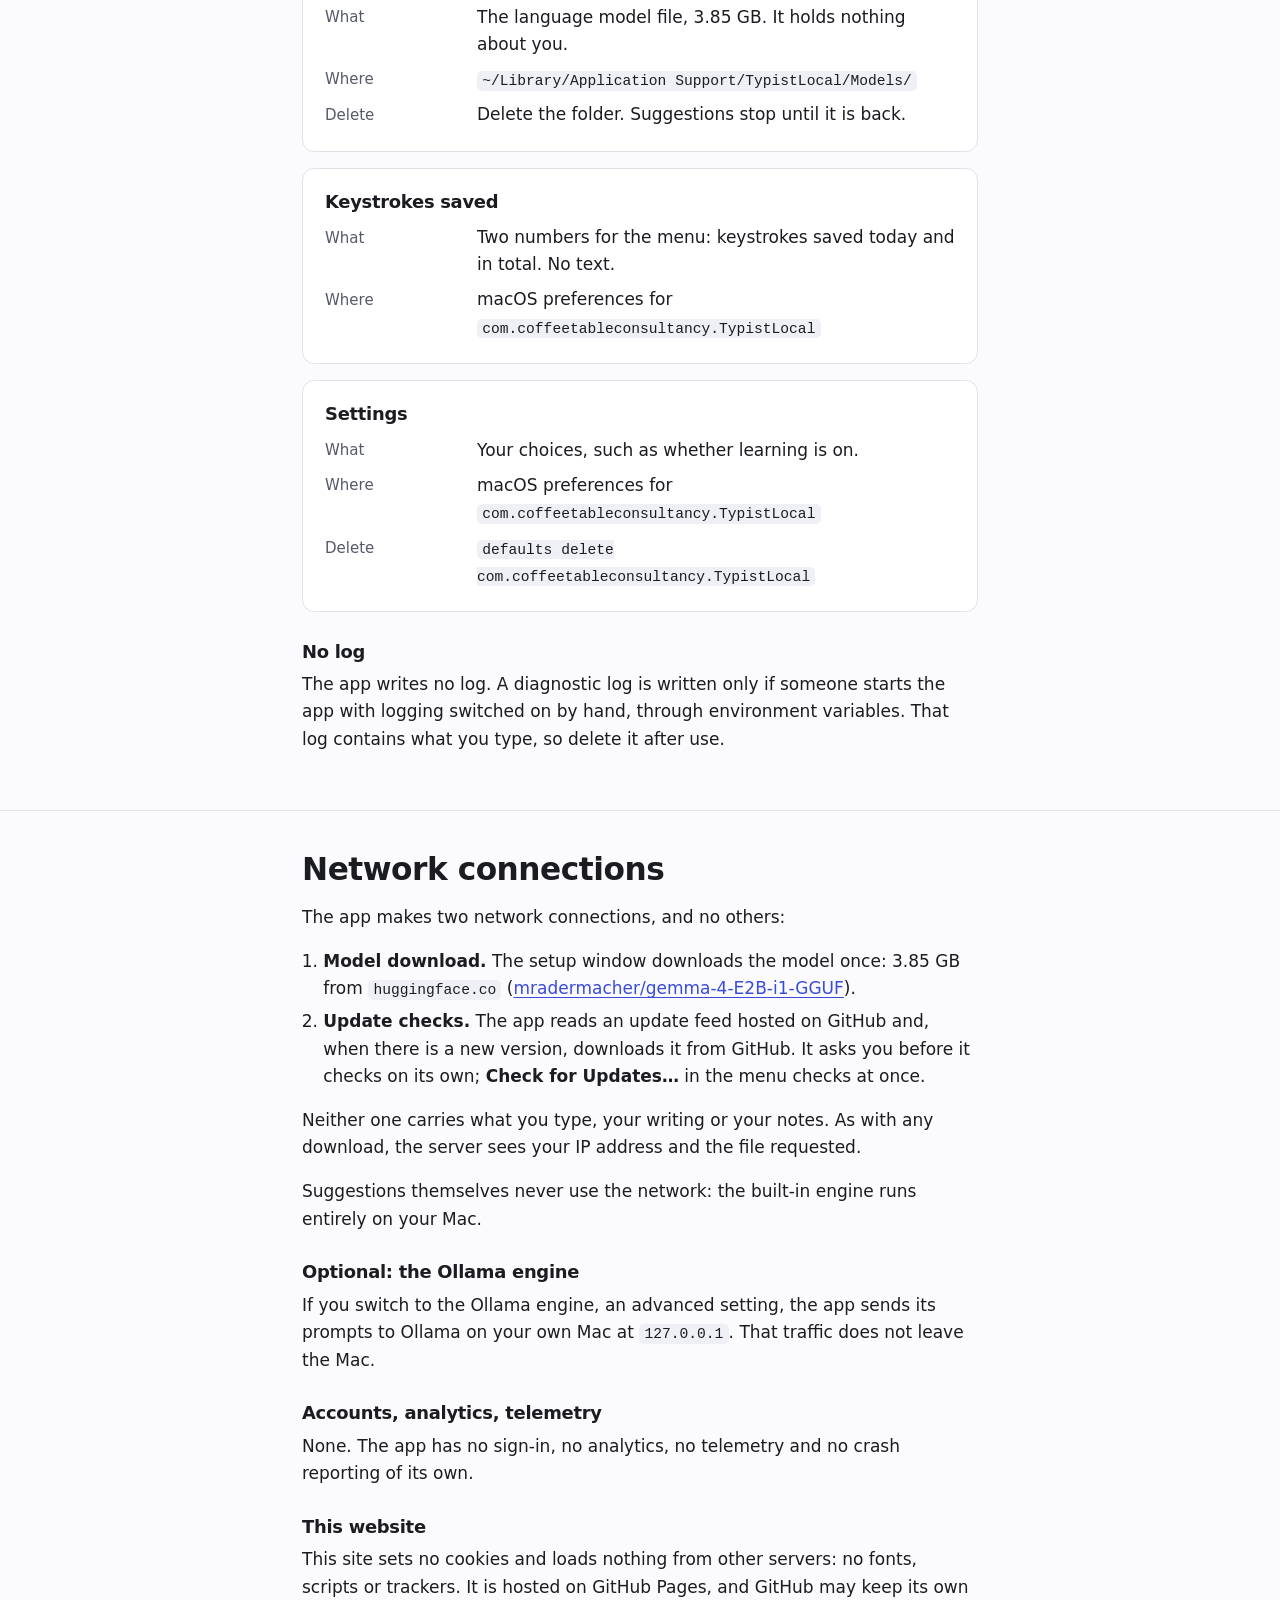
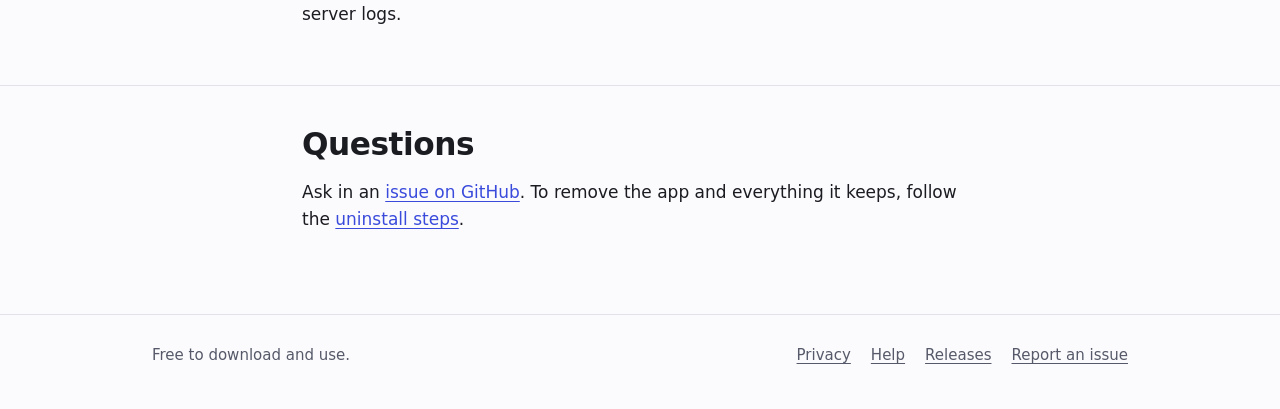
<file: site/privacy.html>
<!doctype html>
<!--
  GitHub repository: github.com/edouardGT/typistlocal
  Every Download, Releases and Issues link on this site uses it.
  To point all pages at another repository, run: ./set-repo.sh owner/name
-->
<html lang="en">
<head>
<meta charset="utf-8">
<meta name="viewport" content="width=device-width, initial-scale=1">
<meta name="color-scheme" content="light dark">
<title>Privacy · TypistLocal</title>
<meta name="description" content="What the app reads, what it keeps on your Mac, and the only network connections it makes.">
<link rel="icon" type="image/png" href="icon.png">
<link rel="apple-touch-icon" href="icon.png">
<link rel="stylesheet" href="style.css">
</head>
<body>
<a class="skip" href="#main">Skip to content</a>

<header class="site-header">
  <div class="wrap bar">
    <a class="brand" href="index.html"><img src="icon.png" alt="" width="28" height="28"><span>TypistLocal</span></a>
    <nav aria-label="Main">
      <a href="privacy.html" aria-current="page">Privacy</a>
      <a href="help.html">Help</a>
      <a href="https://github.com/edouardGT/typistlocal/releases">Releases</a>
    </nav>
  </div>
</header>

<main id="main" class="doc">

  <div class="page-head">
    <div class="wrap prose">
      <h1>Privacy</h1>
      <p class="lead">Everything happens on your Mac. What you type is not sent anywhere. There is no account, no analytics and no telemetry.</p>
      <p class="updated">Updated 18 November 2026</p>
      <ul class="toc" aria-label="On this page">
        <li><a href="#short">In short</a></li>
        <li><a href="#reads">What it reads</a></li>
        <li><a href="#never">What it never reads</a></li>
        <li><a href="#keeps">What it keeps</a></li>
        <li><a href="#network">Network</a></li>
        <li><a href="#contact">Questions</a></li>
      </ul>
    </div>
  </div>

  <section id="short">
    <div class="wrap prose">
      <h2>In short</h2>
      <ul class="checks">
        <li>The language model runs inside the app, on your Mac.</li>
        <li>Nothing you type, write or keep in your notes leaves your Mac.</li>
        <li>Password fields, address bars, search fields and login dialogs are never read.</li>
        <li>Apps you turn off are not read at all.</li>
        <li>Suggestions are left out of shared screens, recordings and screenshots.</li>
        <li>What it keeps of your writing is encrypted, and one menu item deletes it.</li>
        <li>No accounts, no analytics, no telemetry and no crash reporting of its own.</li>
      </ul>
    </div>
  </section>

  <section id="reads">
    <div class="wrap prose">
      <h2>What it reads</h2>
      <p>The app needs the macOS Accessibility permission. With it, while you type in a text field, it reads:</p>
      <ul>
        <li><strong>The text around your cursor:</strong> up to 4,000 characters before it, up to 200 after it, and any text you have selected.</li>
        <li><strong>Where you are typing:</strong> the app’s name and the window title, such as the subject of an email.</li>
        <li><strong>The chat above the box:</strong> in a chat, the newest 1,200 characters shown above the box you type in. It reads them again every second or two while you pause. This is on by default; <a href="help.html#settings">you can switch it off</a>.</li>
        <li><strong>Your name</strong> as set in macOS.</li>
        <li><strong>The keys you press,</strong> to know when you type and to take <kbd>Tab</kbd>, <kbd>⌘</kbd> <kbd>→</kbd> and <kbd>Esc</kbd> while a suggestion shows. Key presses are not saved.</li>
        <li><strong>Your notes:</strong> the Markdown files in <code>~/TypistLocal/knowledge/</code>.</li>
        <li><strong>The clipboard:</strong> what you copied in the last 10 minutes, so a ticket number you copied can be suggested as you type it. Items that password managers mark as concealed are never read. You can turn this off in Settings. The notes panel (<kbd>⌘</kbd> <kbd>⇧</kbd> <kbd>Space</kbd>) searches your notes with the clipboard text when the field has no text.</li>
      </ul>
      <p>All of this goes to the model running in the app, on your Mac, and nowhere else.</p>
    </div>
  </section>

  <section id="never">
    <div class="wrap prose">
      <h2>What it never reads</h2>
      <p><strong>Password fields.</strong> The app checks whether a field is a password field before it reads anything from it. If it is, the app stops there, so a password never enters the app, not even to be thrown away.</p>
      <p><strong>Login dialogs, browser address bars and search fields</strong> get the same treatment. Nothing from them is read.</p>
    </div>
  </section>

  <section id="keeps">
    <div class="wrap prose">
      <h2>What it keeps</h2>
      <p>Everything the app stores stays on this Mac, in the places below.</p>

      <div class="kept">
        <div class="card">
          <h3>Your writing</h3>
          <p>So suggestions can use your names, project words and sign-offs.</p>
          <dl>
            <dt>What</dt>
            <dd>A message when you send it or leave the field. Only the part you wrote during that visit, at least 4 words, mostly typed rather than pasted, up to 1,500 characters. At most 2,000 messages; the oldest go first.</dd>
            <dt>Where</dt>
            <dd><code>~/Library/<wbr>Application Support/<wbr>TypistLocal/<wbr>Writing/<wbr>writing.log</code></dd>
            <dt>Protection</dt>
            <dd>Each message is encrypted (AES-GCM). The key is in your login keychain as “TypistLocal writing key”. A backup or a copy of the file shows no text. Only your user account can open the file.</dd>
            <dt>Never kept</dt>
            <dd>Password fields, address bars, search fields, login dialogs, terminals and password managers. <a href="help.html#settings">You can add more apps.</a></dd>
            <dt>Turn off</dt>
            <dd>Menu bar icon → <strong>Learn From My Writing</strong>.</dd>
            <dt>Delete</dt>
            <dd>Menu bar icon → <strong>Forget My Writing…</strong> deletes everything kept. The key stays in your keychain until you <a href="help.html#uninstall">uninstall</a>.</dd>
          </dl>
        </div>

        <div class="card">
          <h3>Your notes and their search index</h3>
          <dl>
            <dt>What</dt>
            <dd>The Markdown files you put in the notes folder, and an index of them for searching. On first launch the app adds one file of examples.</dd>
            <dt>Where</dt>
            <dd><code>~/TypistLocal/knowledge/</code> and <code>~/TypistLocal/typist.sqlite</code></dd>
            <dt>Protection</dt>
            <dd>Not encrypted. The index is a copy of your own notes, rebuilt from them each time the app starts.</dd>
            <dt>Delete</dt>
            <dd>Delete your files. Empty <code>examples.md</code> rather than deleting it: a deleted one comes back at the next start. The index is rebuilt from what is left.</dd>
          </dl>
        </div>

        <div class="card">
          <h3>The model</h3>
          <dl>
            <dt>What</dt>
            <dd>The language model file, 3.85 GB. It holds nothing about you.</dd>
            <dt>Where</dt>
            <dd><code>~/Library/<wbr>Application Support/<wbr>TypistLocal/<wbr>Models/</code></dd>
            <dt>Delete</dt>
            <dd>Delete the folder. Suggestions stop until it is back.</dd>
          </dl>
        </div>

        <div class="card">
          <h3>Keystrokes saved</h3>
          <dl>
            <dt>What</dt>
            <dd>Two numbers for the menu: keystrokes saved today and in total. No text.</dd>
            <dt>Where</dt>
            <dd>macOS preferences for <code>com.coffeetableconsultancy.TypistLocal</code></dd>
          </dl>
        </div>

        <div class="card">
          <h3>Settings</h3>
          <dl>
            <dt>What</dt>
            <dd>Your choices, such as whether learning is on.</dd>
            <dt>Where</dt>
            <dd>macOS preferences for <code>com.coffeetableconsultancy.TypistLocal</code></dd>
            <dt>Delete</dt>
            <dd><code>defaults delete com.coffeetableconsultancy.TypistLocal</code></dd>
          </dl>
        </div>
      </div>

      <h3>No log</h3>
      <p>The app writes no log. A diagnostic log is written only if someone starts the app with logging switched on by hand, through environment variables. That log contains what you type, so delete it after use.</p>
    </div>
  </section>

  <section id="network">
    <div class="wrap prose">
      <h2>Network connections</h2>
      <p>The app makes two network connections, and no others:</p>
      <ol>
        <li><strong>Model download.</strong> The setup window downloads the model once: 3.85 GB from <code>huggingface.co</code> (<a href="https://huggingface.co/mradermacher/gemma-4-E2B-i1-GGUF">mradermacher/gemma-4-E2B-i1-GGUF</a>).</li>
        <li><strong>Update checks.</strong> The app reads an update feed hosted on GitHub and, when there is a new version, downloads it from GitHub. It asks you before it checks on its own; <strong>Check for Updates…</strong> in the menu checks at once.</li>
      </ol>
      <p>Neither one carries what you type, your writing or your notes. As with any download, the server sees your IP address and the file requested.</p>
      <p>Suggestions themselves never use the network: the built-in engine runs entirely on your Mac.</p>

      <h3>Optional: the Ollama engine</h3>
      <p>If you switch to the Ollama engine, an advanced setting, the app sends its prompts to Ollama on your own Mac at <code>127.0.0.1</code>. That traffic does not leave the Mac.</p>

      <h3>Accounts, analytics, telemetry</h3>
      <p>None. The app has no sign-in, no analytics, no telemetry and no crash reporting of its own.</p>

      <h3>This website</h3>
      <p>This site sets no cookies and loads nothing from other servers: no fonts, scripts or trackers. It is hosted on GitHub Pages, and GitHub may keep its own server logs.</p>
    </div>
  </section>

  <section id="contact">
    <div class="wrap prose">
      <h2>Questions</h2>
      <p>Ask in an <a href="https://github.com/edouardGT/typistlocal/issues">issue on GitHub</a>. To remove the app and everything it keeps, follow the <a href="help.html#uninstall">uninstall steps</a>.</p>
    </div>
  </section>

</main>

<footer class="site-footer">
  <div class="wrap">
    <p>Free to download and use.</p>
    <nav aria-label="Footer">
      <a href="privacy.html">Privacy</a>
      <a href="help.html">Help</a>
      <a href="https://github.com/edouardGT/typistlocal/releases">Releases</a>
      <a href="https://github.com/edouardGT/typistlocal/issues">Report an issue</a>
    </nav>
  </div>
</footer>
</body>
</html>
</file>
<file: site/style.css>
/* One stylesheet for the whole site. System fonts only: the site makes no
   requests to anyone but the host it is served from. */

:root {
  color-scheme: light dark;
  --bg: #fbfbfd;
  --bg-alt: #f3f4f8;
  --surface: #ffffff;
  --text: #1b1c21;
  --muted: #565969;
  --ghost: #8b8e9c;
  --line: #e2e3ea;
  --accent: #3a4bdc;
  --accent-hover: #2f3fc4;
  --accent-text: #ffffff;
  --link: #3a4bdc;
  --caret: #d99a00;
  --code-bg: #eff0f5;
  --note-bg: #fff8e6;
  --note-line: #e9c25b;
  --radius: 12px;
  --shadow: 0 1px 2px rgba(20, 22, 40, 0.05), 0 10px 30px rgba(20, 22, 40, 0.07);
  --font: -apple-system, BlinkMacSystemFont, system-ui, "Segoe UI", "Helvetica Neue", Arial, sans-serif;
  --mono: ui-monospace, "SF Mono", SFMono-Regular, Menlo, Consolas, monospace;
}

@media (prefers-color-scheme: dark) {
  :root {
    --bg: #111217;
    --bg-alt: #15161c;
    --surface: #1b1c23;
    --text: #ebecf1;
    --muted: #a3a6b5;
    --ghost: #767989;
    --line: #2a2c36;
    --accent: #5466f2;
    --accent-hover: #6475f5;
    --accent-text: #ffffff;
    --link: #98a4ff;
    --caret: #f5c33b;
    --code-bg: #20212a;
    --note-bg: #262114;
    --note-line: #8a6d22;
    --shadow: 0 1px 2px rgba(0, 0, 0, 0.4);
  }
}

*,
*::before,
*::after {
  box-sizing: border-box;
}

html {
  -webkit-text-size-adjust: 100%;
  text-size-adjust: 100%;
}

body {
  margin: 0;
  background: var(--bg);
  color: var(--text);
  font: 17px/1.6 var(--font);
  -webkit-font-smoothing: antialiased;
  overflow-wrap: break-word;
}

img {
  max-width: 100%;
  height: auto;
}

a {
  color: var(--link);
  text-underline-offset: 0.18em;
  text-decoration-thickness: 1px;
}

a:hover {
  text-decoration-thickness: 2px;
}

:focus-visible {
  outline: 2px solid var(--link);
  outline-offset: 3px;
  border-radius: 4px;
}

h1,
h2,
h3 {
  line-height: 1.2;
  letter-spacing: -0.015em;
  margin: 0 0 0.5em;
  text-wrap: balance;
}

h1 {
  font-size: clamp(2rem, 1.4rem + 3vw, 3.1rem);
  letter-spacing: -0.025em;
}

h2 {
  font-size: clamp(1.5rem, 1.25rem + 1.2vw, 1.95rem);
  scroll-margin-top: 24px;
}

h3 {
  font-size: 1.12rem;
  scroll-margin-top: 24px;
}

p,
ul,
ol {
  margin: 0 0 1em;
}

ul,
ol {
  padding-left: 1.25em;
}

li + li {
  margin-top: 0.35em;
}

strong {
  font-weight: 600;
}

code {
  font-family: var(--mono);
  font-size: 0.86em;
  background: var(--code-bg);
  padding: 0.12em 0.36em;
  border-radius: 5px;
  overflow-wrap: anywhere;
}

pre {
  margin: 0 0 1.2em;
  padding: 14px 16px;
  background: var(--code-bg);
  border-radius: 10px;
  overflow-x: auto;
  font-size: 13.5px;
  line-height: 1.55;
}

pre code {
  background: none;
  padding: 0;
  font-size: inherit;
  overflow-wrap: normal;
  white-space: pre;
}

kbd {
  display: inline-block;
  min-width: 1.9em;
  padding: 0.08em 0.45em;
  font: 600 0.84em/1.5 var(--font);
  text-align: center;
  color: var(--text);
  background: var(--surface);
  border: 1px solid var(--line);
  border-bottom-width: 2px;
  border-radius: 6px;
  white-space: nowrap;
}

/* Layout */

.wrap {
  max-width: 1040px;
  margin: 0 auto;
  padding: 0 16px;
}

@media (min-width: 720px) {
  .wrap {
    padding: 0 32px;
  }
}

.prose {
  max-width: 740px;
}

.skip {
  position: absolute;
  left: -9999px;
  top: 8px;
}

.skip:focus {
  left: 16px;
  z-index: 10;
  background: var(--surface);
  padding: 8px 12px;
  border-radius: 8px;
}

/* Header and footer */

.site-header {
  border-bottom: 1px solid var(--line);
}

.bar {
  display: flex;
  align-items: center;
  justify-content: space-between;
  gap: 12px;
  min-height: 60px;
}

.brand {
  display: inline-flex;
  align-items: center;
  gap: 10px;
  color: var(--text);
  font-weight: 650;
  text-decoration: none;
  letter-spacing: -0.01em;
}

.brand img {
  width: 28px;
  height: 28px;
}

.site-header nav {
  display: flex;
  gap: 4px;
}

.site-header nav a {
  color: var(--muted);
  text-decoration: none;
  padding: 8px 10px;
  border-radius: 8px;
  font-size: 15px;
}

.site-header nav a:hover,
.site-header nav a[aria-current="page"] {
  color: var(--text);
  background: var(--bg-alt);
}

.site-footer {
  border-top: 1px solid var(--line);
  margin-top: 24px;
  padding: 28px 0 44px;
  color: var(--muted);
  font-size: 15px;
}

.site-footer .wrap {
  display: flex;
  flex-wrap: wrap;
  justify-content: space-between;
  gap: 12px 24px;
}

.site-footer p {
  margin: 0;
}

.site-footer nav {
  display: flex;
  flex-wrap: wrap;
  gap: 6px 20px;
}

.site-footer a {
  color: var(--muted);
}

.site-footer a:hover {
  color: var(--text);
}

/* Sections */

main section {
  padding: 56px 0;
  border-top: 1px solid var(--line);
}

main section:first-child {
  border-top: 0;
}

.section-intro {
  color: var(--muted);
  max-width: 640px;
  margin-bottom: 28px;
}

.after-grid {
  margin: 24px 0 0;
}

/* Home: hero */

.hero {
  text-align: center;
  padding: 64px 0 56px;
}

.hero-icon {
  width: 104px;
  height: 104px;
  margin: 0 auto 20px;
  display: block;
}

.hero h1 {
  max-width: 760px;
  margin: 0 auto 16px;
}

.lead {
  font-size: 1.18rem;
  color: var(--muted);
  max-width: 600px;
  margin: 0 auto 28px;
}

.actions {
  display: flex;
  flex-wrap: wrap;
  justify-content: center;
  gap: 12px;
  margin-bottom: 16px;
}

.button {
  display: inline-flex;
  align-items: center;
  justify-content: center;
  gap: 8px;
  min-height: 48px;
  padding: 0 22px;
  border-radius: 12px;
  border: 1px solid var(--line);
  background: var(--surface);
  color: var(--text);
  font-weight: 600;
  font-size: 16px;
  text-decoration: none;
  transition: background-color 0.15s ease, border-color 0.15s ease;
}

.button:hover {
  border-color: var(--muted);
}

.button.primary {
  background: var(--accent);
  border-color: var(--accent);
  color: var(--accent-text);
}

.button.primary:hover {
  background: var(--accent-hover);
  border-color: var(--accent-hover);
}

.button svg {
  width: 18px;
  height: 18px;
  flex: none;
}

.fineprint {
  color: var(--muted);
  font-size: 15px;
  margin: 0;
}

/* Home: the suggestion illustration */

.demo {
  max-width: 600px;
  margin: 44px auto 0;
  padding: 6px 24px;
  text-align: left;
  background: var(--surface);
  border: 1px solid var(--line);
  border-radius: 16px;
  box-shadow: var(--shadow);
}

.demo-row {
  padding: 16px 0;
}

.demo-row + .demo-row {
  border-top: 1px solid var(--line);
}

.demo-label {
  display: block;
  font-size: 13px;
  font-weight: 600;
  color: var(--muted);
  margin-bottom: 4px;
}

.demo-line {
  margin: 0;
  font-size: 1.3rem;
  line-height: 1.45;
}

.ghost {
  color: var(--ghost);
}

.caret {
  display: inline-block;
  width: 2px;
  height: 1.15em;
  /* Takes no room in the line, like a real cursor: the suggestion starts
     exactly where the typed text ends ("grat|eful" reads as one word). */
  margin: 0 -1px;
  vertical-align: -0.2em;
  background: var(--caret);
  border-radius: 1px;
  animation: blink 1.1s steps(1) infinite;
}

@keyframes blink {
  50% {
    opacity: 0;
  }
}

@media (prefers-reduced-motion: reduce) {
  .caret {
    animation: none;
  }

  .button {
    transition: none;
  }
}

.demo-caption {
  color: var(--muted);
  font-size: 14px;
  margin: 12px auto 0;
  max-width: 600px;
}

/* Home: what's new */

.badge {
  display: inline-block;
  margin-bottom: 12px;
  padding: 2px 10px;
  font-size: 12px;
  font-weight: 600;
  letter-spacing: 0.02em;
  color: var(--accent);
  border: 1px solid var(--accent);
  border-radius: 999px;
}

.card .demo-line {
  margin: 12px 0 0;
  font-size: 1.1rem;
  color: var(--text);
}

/* The app's rainbow, the same mid tones that read on light and dark. */
.ghost-rainbow {
  /* Two rainbows in an image twice the text's width: one is always in view,
     still or moving. */
  background: linear-gradient(90deg, #e0524a, #e58a2e, #c79e0d, #40a34d, #299ea3, #4c80e0, #995cd9, #d457a6, #e0524a, #e58a2e, #c79e0d, #40a34d, #299ea3, #4c80e0, #995cd9, #d457a6, #e0524a);
  background-size: 200% 100%;
  -webkit-background-clip: text;
  background-clip: text;
  color: transparent;
}

.ghost-shimmer {
  animation: shimmer 8s linear infinite;
}

@keyframes shimmer {
  to {
    background-position: -200% 0;
  }
}

@media (prefers-reduced-motion: reduce) {
  .ghost-shimmer {
    animation: none;
  }
}

.card .menu-sample {
  margin: 12px 0 0;
  padding: 8px 12px;
  font-size: 13px;
  color: var(--muted);
  background: var(--bg-alt);
  border: 1px solid var(--line);
  border-radius: 8px;
}

/* Cards and grids */

.grid {
  display: grid;
  gap: 16px;
  grid-template-columns: repeat(auto-fit, minmax(min(100%, 280px), 1fr));
}

.card {
  background: var(--surface);
  border: 1px solid var(--line);
  border-radius: var(--radius);
  padding: 22px;
}

.card h3 {
  margin-bottom: 0.4em;
}

.card p:last-child,
.card ul:last-child {
  margin-bottom: 0;
}

.card p {
  color: var(--muted);
}

/* Key list */

.keys {
  display: grid;
  grid-template-columns: max-content 1fr;
  gap: 12px 20px;
  align-items: baseline;
  margin: 0 0 32px;
  max-width: 560px;
}

.keys dt {
  margin: 0;
}

.keys dd {
  margin: 0;
}

/* Lists with a tick */

.checks {
  list-style: none;
  padding: 0;
  max-width: 640px;
}

.checks li {
  position: relative;
  padding-left: 30px;
}

.checks li + li {
  margin-top: 10px;
}

.checks li::before {
  content: "";
  position: absolute;
  left: 2px;
  top: 0.42em;
  width: 14px;
  height: 8px;
  border-left: 2px solid var(--accent);
  border-bottom: 2px solid var(--accent);
  transform: rotate(-45deg);
}

/* Closing call to action */

.cta {
  text-align: center;
}

.cta p {
  color: var(--muted);
}

/* Inner pages */

.page-head {
  padding: 48px 0 8px;
}

.page-head .lead {
  margin: 0 0 12px;
}

.page-head .updated {
  color: var(--muted);
  font-size: 15px;
}

.doc section {
  padding: 40px 0;
}

.doc h3 {
  margin-top: 1.6em;
}

.doc h2 + h3,
.doc h2 + p + h3 {
  margin-top: 0.8em;
}

.doc .card h3 {
  margin-top: 0;
}

.toc {
  display: flex;
  flex-wrap: wrap;
  gap: 8px;
  padding: 0;
  margin: 8px 0 0;
  list-style: none;
}

.toc li + li {
  margin-top: 0;
}

.toc a {
  display: inline-block;
  padding: 6px 12px;
  border: 1px solid var(--line);
  border-radius: 999px;
  text-decoration: none;
  color: var(--text);
  font-size: 15px;
  background: var(--surface);
}

.toc a:hover {
  border-color: var(--muted);
}

.note {
  margin: 0 0 1.2em;
  padding: 14px 16px;
  background: var(--note-bg);
  border-left: 3px solid var(--note-line);
  border-radius: 8px;
}

.note p:last-child {
  margin-bottom: 0;
}

.soon {
  display: inline-block;
  margin-right: 6px;
  padding: 0.05em 0.6em;
  font-size: 0.72em;
  font-weight: 650;
  letter-spacing: 0.04em;
  text-transform: uppercase;
  vertical-align: 0.12em;
  color: var(--link);
  border: 1px solid currentColor;
  border-radius: 999px;
}

/* Numbered steps */

.steps {
  list-style: none;
  counter-reset: step;
  padding: 0;
}

.steps > li {
  counter-increment: step;
  position: relative;
  padding-left: 44px;
}

.steps > li + li {
  margin-top: 28px;
}

.steps > li::before {
  content: counter(step);
  position: absolute;
  left: 0;
  top: -0.05em;
  width: 30px;
  height: 30px;
  border-radius: 50%;
  background: var(--accent);
  color: var(--accent-text);
  font-weight: 650;
  font-size: 15px;
  line-height: 30px;
  text-align: center;
}

.steps h3 {
  margin: 0 0 0.35em;
}

/* Data cards on the privacy page */

.kept {
  display: grid;
  gap: 16px;
}

.kept dl {
  display: grid;
  grid-template-columns: 8.5rem 1fr;
  gap: 8px 16px;
  margin: 12px 0 0;
}

.kept dt {
  color: var(--muted);
  font-size: 15px;
  padding-top: 0.1em;
}

.kept dd {
  margin: 0;
}

@media (max-width: 560px) {
  body {
    font-size: 16px;
  }

  .hero {
    padding: 44px 0 44px;
  }

  .actions .button {
    flex: 1 1 100%;
  }

  .demo {
    padding: 4px 18px;
  }

  .demo-line {
    font-size: 1.15rem;
  }

  main section {
    padding: 44px 0;
  }

  .kept dl {
    grid-template-columns: 1fr;
    gap: 2px;
  }

  .kept dd + dt {
    margin-top: 10px;
  }

  .card {
    padding: 18px;
  }
}
</file>
